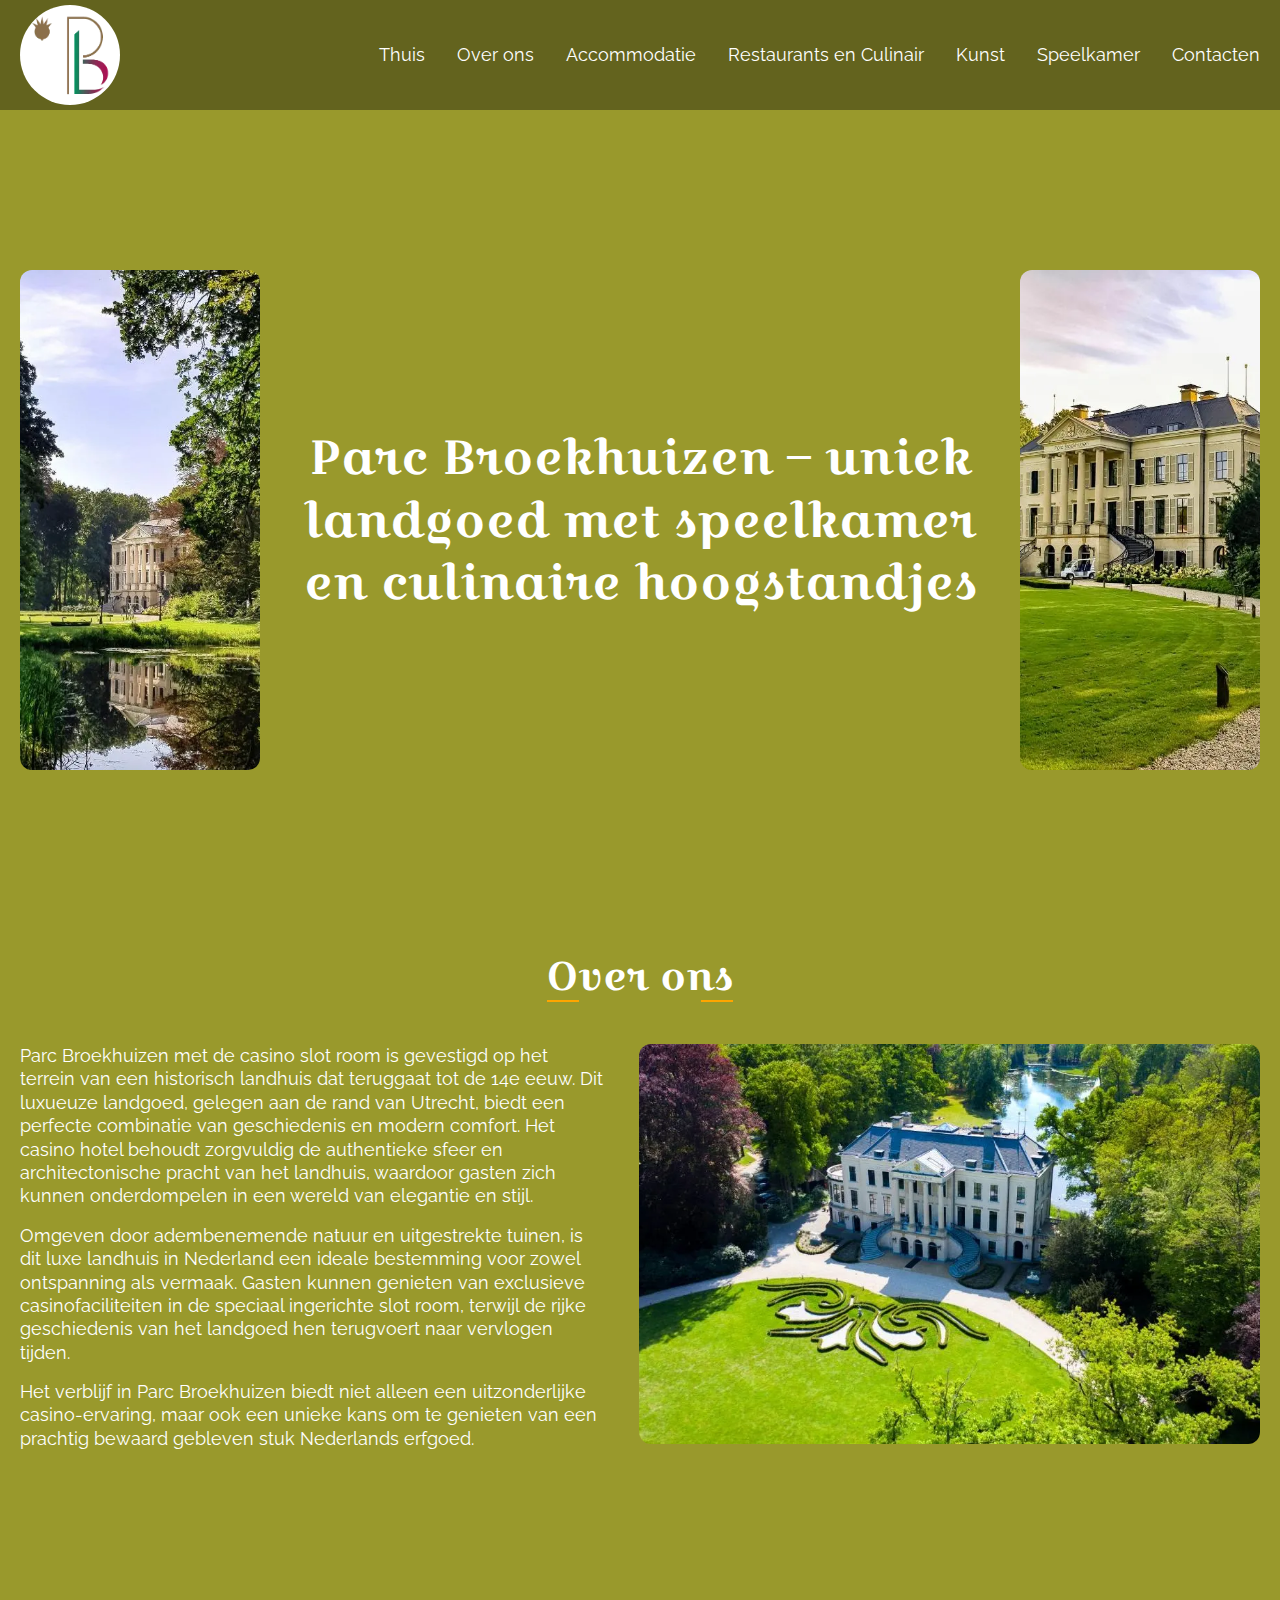
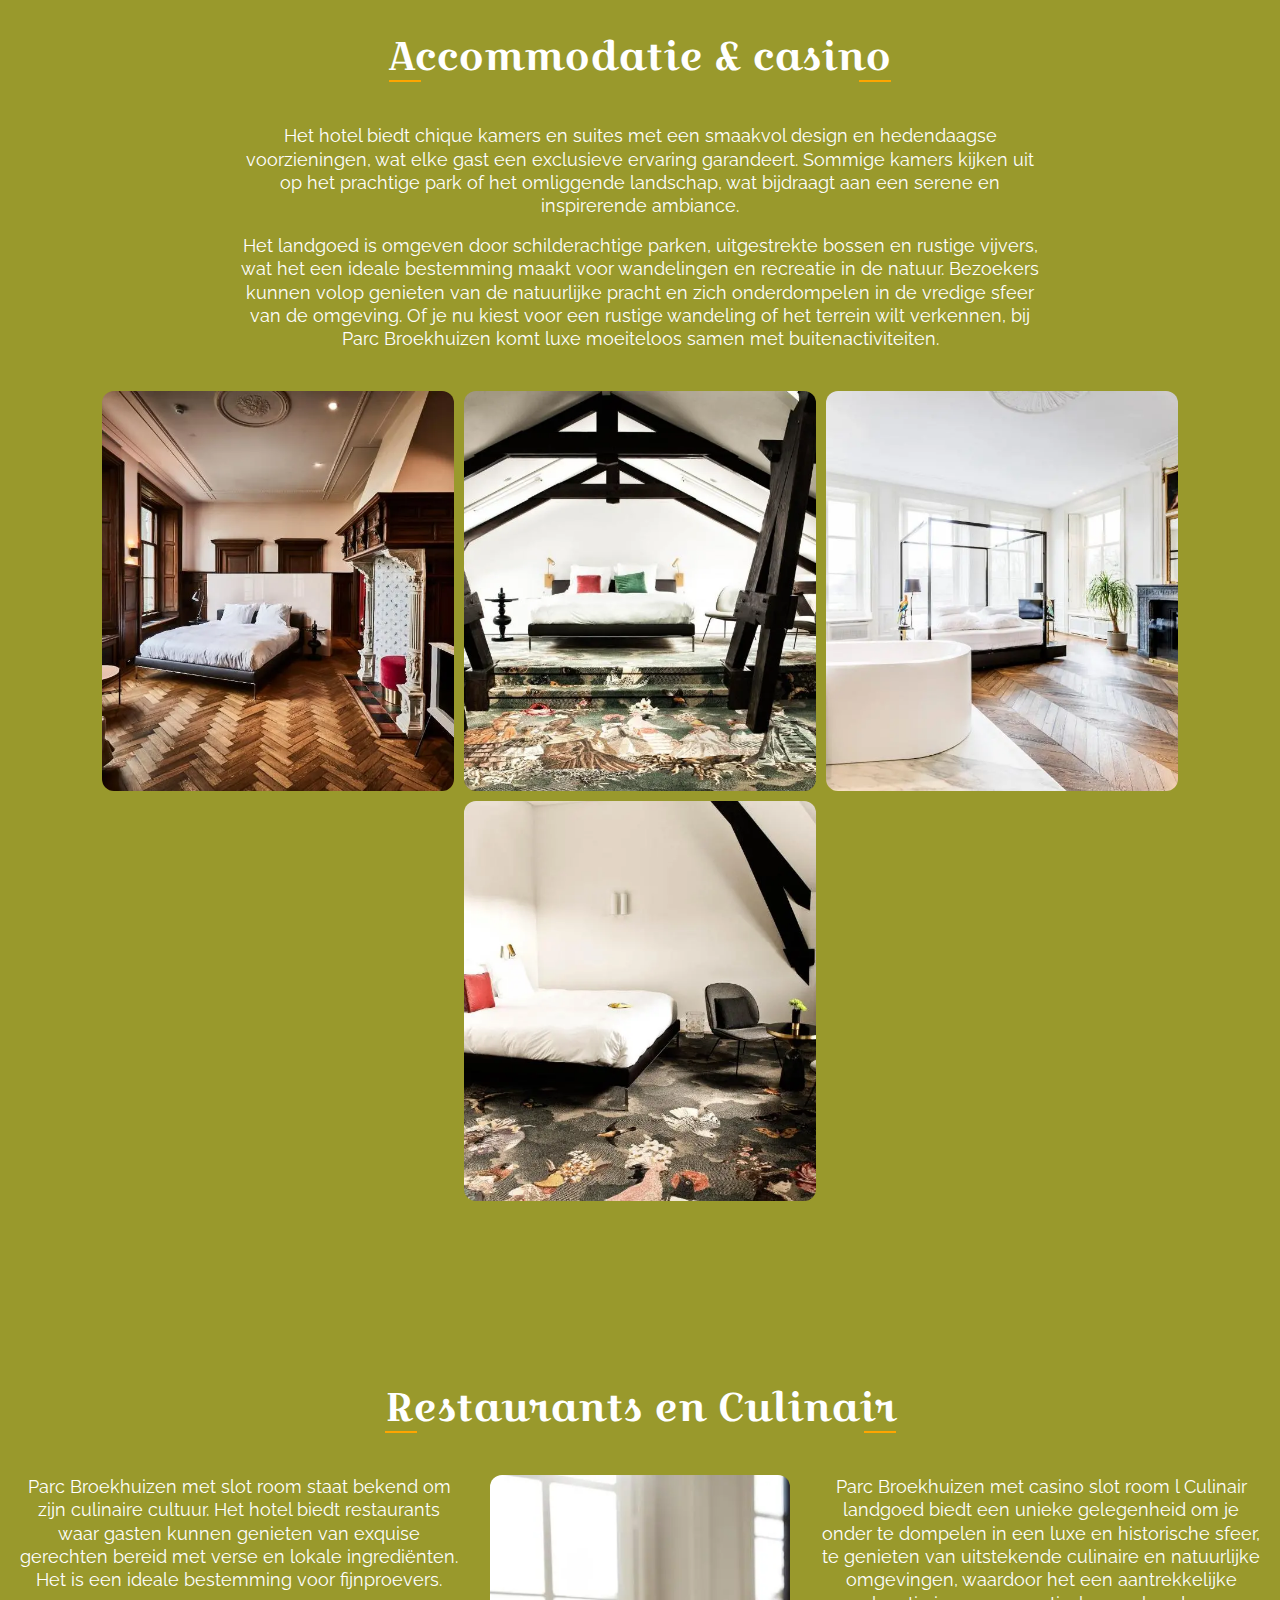
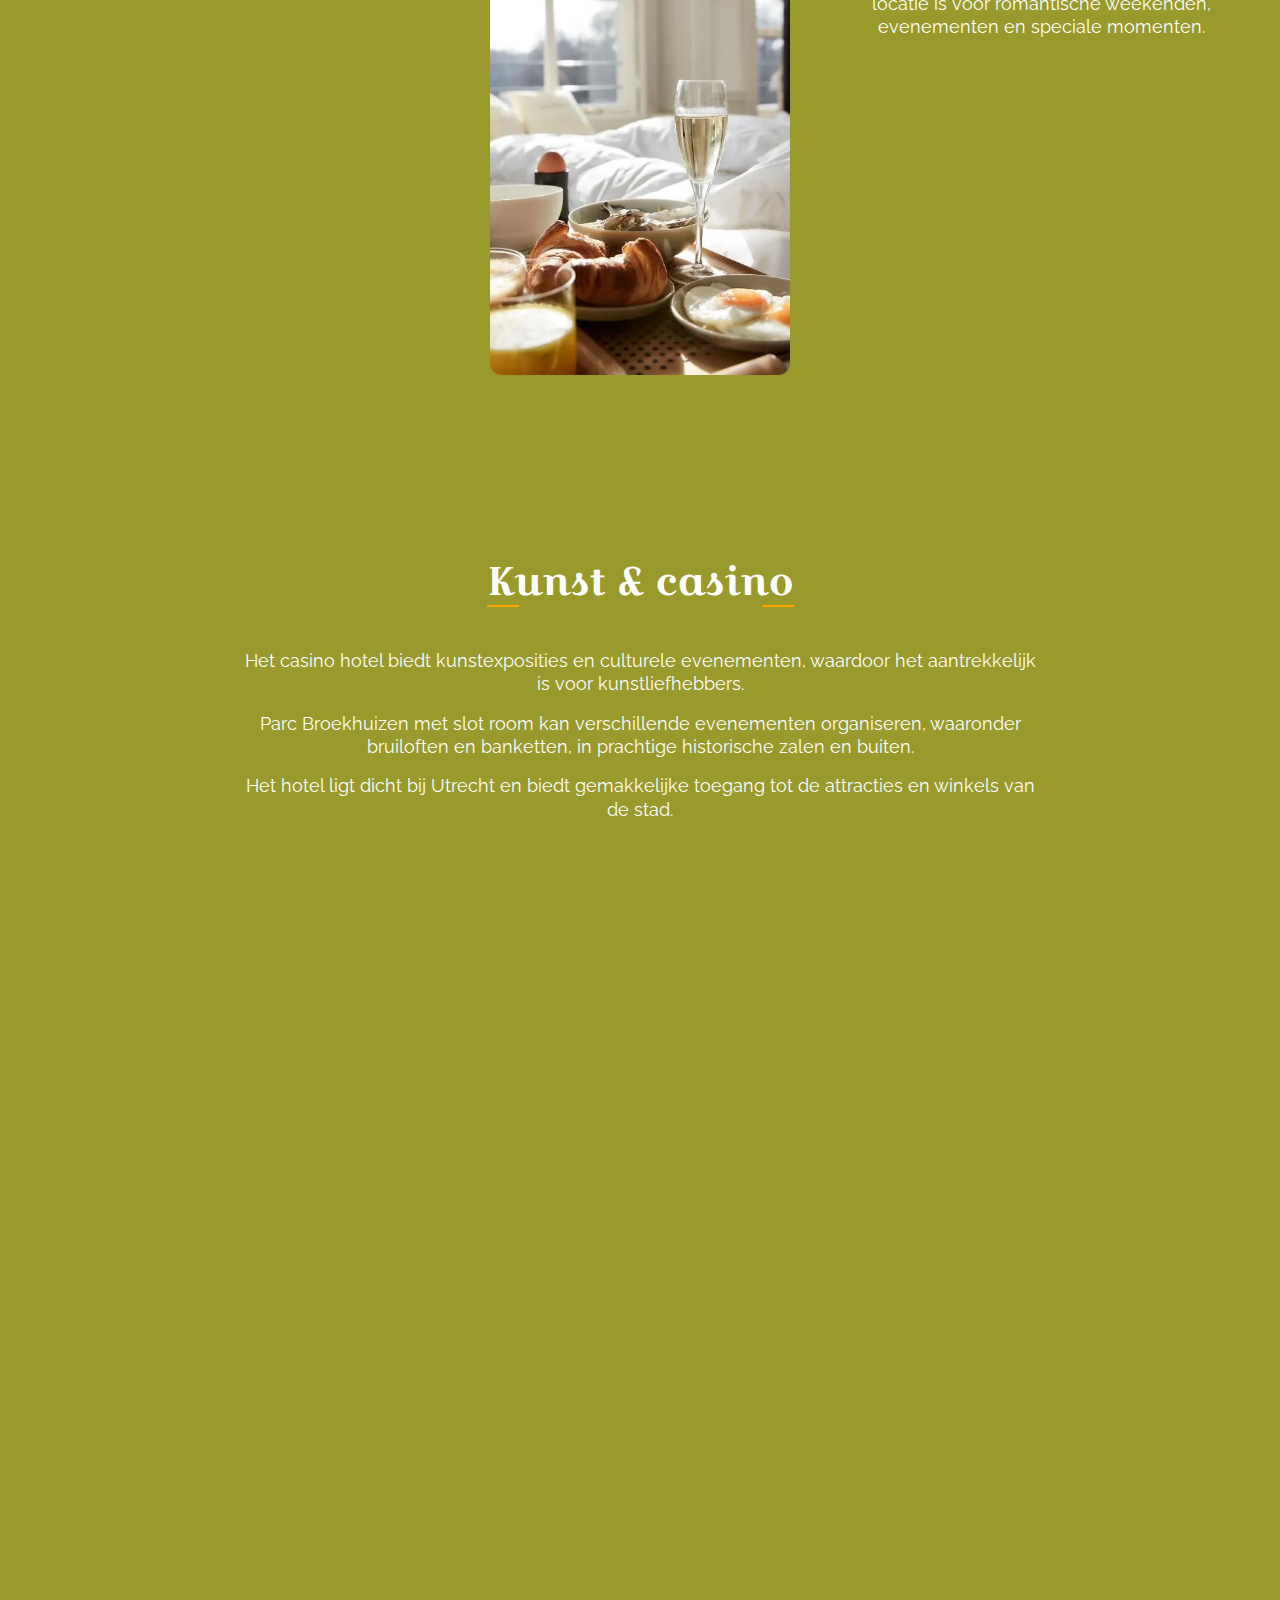
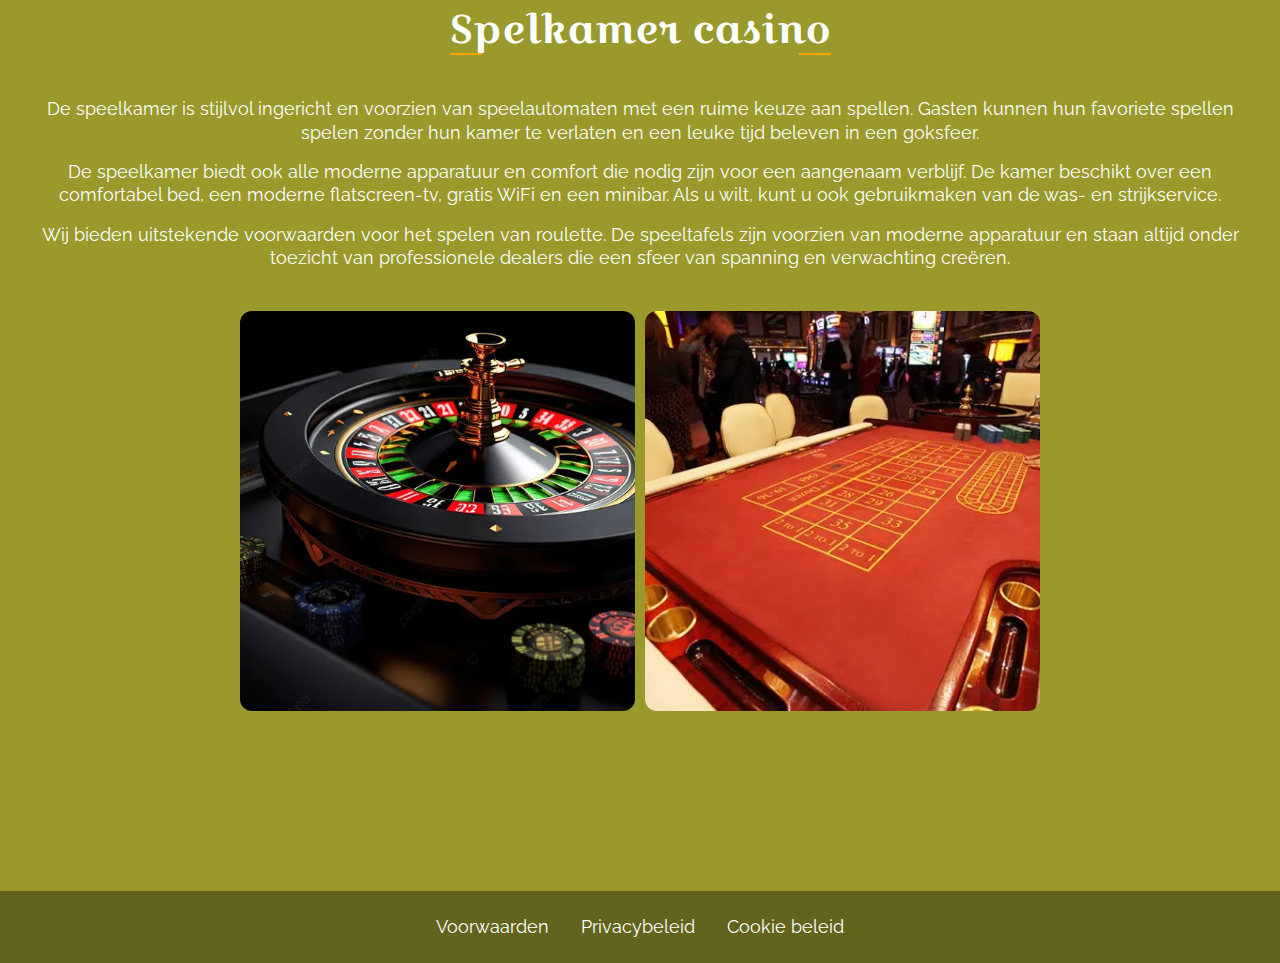
<file: index.html>
<!DOCTYPE html>
<html lang="NL">

<head>
    <meta charset="UTF-8">
    <meta http-equiv="X-UA-Compatible" content="IE=edge">
    <meta name="viewport" content="width=device-width, initial-scale=1.0">
    <meta property="og:type" content="website">
    <meta property="og:title"
        content="Parc Broekhuizen met slot room l Culinair landgoed - Comfortabele en veilige kamers, evenals lage prijzen.">
        <meta property="og:site_name"
            content="Het Parc Broekhuizen met slot room ligt op het terrein van een historisch landhuis dat dateert uit de 14e eeuw. Het hotel bewaart zorgvuldig de historische sfeer en architectonische kenmerken.">
            <meta name="twitter:title"
                content="Parc Broekhuizen met slot room l Culinair landgoed - Comfortabele en veilige kamers, evenals lage prijzen.">
                <meta name="twitter:description"
                    content="Het Parc Broekhuizen met slot room ligt op het terrein van een historisch landhuis dat dateert uit de 14e eeuw. Het hotel bewaart zorgvuldig de historische sfeer en architectonische kenmerken.">
    <meta name="description"
        content="Het Parc Broekhuizen met slot room ligt op het terrein van een historisch landhuis dat dateert uit de 14e eeuw. Het hotel bewaart zorgvuldig de historische sfeer en architectonische kenmerken.">
    <title>Parc Broekhuizen met slot room l Culinair landgoed - Comfortabele en veilige kamers, evenals lage prijzen.</title>
    <link rel="preload" href="./fonts/CroissantOne-Regular.woff2" as="font" type="font/woff2" crossorigin="">
    <link rel="preload" href="./fonts/Raleway-Regular.woff2" as="font" type="font/woff2" crossorigin="">
    <link rel="stylesheet" href="https://cdn.jsdelivr.net/npm/modern-normalize@0.7.0/modern-normalize.min.css">
    <link rel="stylesheet" href="./css/main.min.css">
</head>

<body>
    <div class="wrapper">

        <header class="header">
            <div class="container">
                <div class="header__container">
                    <a class="header__logo" href="./index.html">
                        <picture>
                            <source media="(min-width: 320px)" srcset="./images/header/logo.webp" type="image/webp">
                            <img src="./images/header/logo.jpg" width="30" height="30" alt="Parc Broekhuizen met slot room l Culinair landgoed">
                        </picture>
                    </a>
                    <button class="burger">
                        <span></span>
                        <span></span>
                        <span></span>
                    </button>

                    <nav class="header__menu">
                        <ul class="header__list">
                            <li class="header__item"><a class="header__link text" href="index.html">Thuis</a></li>
                            <li class="header__item"><a class="header__link text" href="#about">Over ons</a></li>
                            <li class="header__item"><a class="header__link text" href="#dom">Accommodatie</a></li>
                            <li class="header__item"><a class="header__link text" href="#rest">Restaurants en Culinair</a></li>
                            <li class="header__item"><a class="header__link text" href="#kunst">Kunst</a></li>
                            <li class="header__item"><a class="header__link text" href="plays.html">Speelkamer</a></li>
                            <li class="header__item"><a class="header__link text" href="contacts.html">Contacten</a></li>
                        </ul>
                        <button class="header__exit-menu"></button>
                    </nav>
                    
                </div>
            </div>
        </header>

        <main>
            <section class="hero">
                <div class=" container">
                    <div class="hero__container">
                        <div class="hero__img hero__img_1">
                            <picture>
                                <source media="(min-width: 320px)" srcset="./images/hero/hero-1.webp" type="image/webp">
                                <img src="./images/hero/hero-1.jpg" width="500" height="700"
                                    alt="Parc Broekhuizen met slot room l Culinair landgoed">
                            </picture>
                        </div>
                        <h1 class="hero__title title__big">Parc Broekhuizen – uniek landgoed met speelkamer en culinaire hoogstandjes
                        </h1>
                        <div class="hero__img hero__img_2">
                            <picture>
                                <source media="(min-width: 320px)" srcset="./images/hero/hero-2.webp" type="image/webp">
                                <img src="./images/hero/hero-2.jpg" width="500" height="700"
                                    alt="Parc Broekhuizen met slot room l Culinair landgoed">
                            </picture>
                        </div>
                    </div>
                </div>
            </section>

            <section class="about" id="about">
                <div class="container">
                    <h2 class="about__title title__small">Over ons</h2>
                    <div class="about__content">
                        <div class="about__text">
                            <p class="text">Parc Broekhuizen met de casino slot room is gevestigd op het terrein van een historisch landhuis dat teruggaat tot de
                            14e eeuw. Dit luxueuze landgoed, gelegen aan de rand van Utrecht, biedt een perfecte combinatie van geschiedenis en
                            modern comfort. Het casino hotel behoudt zorgvuldig de authentieke sfeer en architectonische pracht van het landhuis,
                            waardoor gasten zich kunnen onderdompelen in een wereld van elegantie en stijl.</p>
                            <p class="text">Omgeven door adembenemende natuur en uitgestrekte tuinen, is dit luxe landhuis in Nederland een ideale bestemming voor
                            zowel ontspanning als vermaak. Gasten kunnen genieten van exclusieve casinofaciliteiten in de speciaal ingerichte slot
                            room, terwijl de rijke geschiedenis van het landgoed hen terugvoert naar vervlogen tijden.</p>
                            <p class="text">Het verblijf in Parc Broekhuizen biedt niet alleen een uitzonderlijke casino-ervaring, maar ook een unieke kans om te
                            genieten van een prachtig bewaard gebleven stuk Nederlands erfgoed.</p>
                        </div>
                        <div class="about__img">
                            <picture>
                                <source media="(min-width: 320px)" srcset="./images/about/about.webp" type="image/webp">
                                <img src="./images/about/about.jpg" loading="lazy" width="300" height="300" alt="Over ons">
                            </picture>
                        </div>
                    </div>
                </div>
            </section>

            <section class="dom" id="dom">
                <div class="container">
                    <h2 class="dom__title title__small">Accommodatie & casino</h2>
                    <div class="dom__text">
                        <p class="text">Het hotel biedt chique kamers en suites met een smaakvol design en hedendaagse voorzieningen, wat elke gast een
                        exclusieve ervaring garandeert. Sommige kamers kijken uit op het prachtige park of het omliggende landschap, wat
                        bijdraagt aan een serene en inspirerende ambiance.</p>
                        <p class="text">Het landgoed is omgeven door schilderachtige parken, uitgestrekte bossen en rustige vijvers, wat het een ideale
                        bestemming maakt voor wandelingen en recreatie in de natuur. Bezoekers kunnen volop genieten van de natuurlijke pracht
                        en zich onderdompelen in de vredige sfeer van de omgeving. Of je nu kiest voor een rustige wandeling of het terrein wilt
                        verkennen, bij Parc Broekhuizen komt luxe moeiteloos samen met buitenactiviteiten.</p>
                    </div>
                    <ul class="dom__list">
                        <li class="dom__item">
                            <picture>
                                <source media="(min-width: 320px)" srcset="./images/dom/dom-1.webp" type="image/webp">
                                <img src="./images/dom/dom-1.jpg" loading="lazy" width="300" height="300" alt="Accommodatie">
                            </picture>
                        </li>
                        <li class="dom__item">
                            <picture>
                                <source media="(min-width: 320px)" srcset="./images/dom/dom-2.webp" type="image/webp">
                                <img src="./images/dom/dom-2.jpg" loading="lazy" width="300" height="300" alt="Accommodatie">
                            </picture>
                        </li>
                        <li class="dom__item">
                            <picture>
                                <source media="(min-width: 320px)" srcset="./images/dom/dom-3.webp" type="image/webp">
                                <img src="./images/dom/dom-3.jpg" loading="lazy" width="300" height="300" alt="Accommodatie">
                            </picture>
                        </li>
                        <li class="dom__item">
                            <picture>
                                <source media="(min-width: 320px)" srcset="./images/dom/dom-4.webp" type="image/webp">
                                <img src="./images/dom/dom-4.jpg" loading="lazy" width="300" height="300" alt="Accommodatie">
                            </picture>
                        </li>
                    </ul>
                </div>
            </section>

            <section class="rest" id="rest">
                <div class="container">
                    <h2 class="rest__title title__small">Restaurants en Culinair</h2>
                    <div class="rest__content">
                        <p class="rest__text rest__text_1 text">
                            Parc Broekhuizen met slot room staat bekend om zijn culinaire cultuur. Het hotel biedt restaurants waar
                            gasten kunnen
                            genieten van exquise gerechten bereid met verse en lokale ingrediënten. Het is een ideale bestemming
                            voor
                            fijnproevers.
                        </p>
                        <div class="rest__img">
                            <picture>
                                <source media="(min-width: 320px)" srcset="./images/rest/rest.webp" type="image/webp">
                                <img src="./images/rest/rest.jpg" loading="lazy" width="300" height="300" alt="Restaurants en Culinair">
                            </picture>
                        </div>
                        <p class="rest__text rest__text_2 text">
                            Parc Broekhuizen met casino slot room l Culinair landgoed biedt een unieke gelegenheid om je onder te
                            dompelen in een luxe en
                            historische sfeer, te genieten van uitstekende culinaire en natuurlijke omgevingen, waardoor het een
                            aantrekkelijke locatie is voor romantische weekenden, evenementen en speciale momenten.
                        </p>
                    </div>
                </div>
            </section>

                <section class="kunst" id="kunst">
                    <div class="container">
                        <h2 class="kunst__title title__small">
                            Kunst & casino
                        </h2>
                        <div class="kunst__texts">
                            <p class="kunst__text text">
                                Het casino hotel biedt kunstexposities en culturele evenementen, waardoor het aantrekkelijk is voor
                                kunstliefhebbers.
                            </p>
                            <p class="kunst__text text">
                                Parc Broekhuizen met slot room kan verschillende evenementen organiseren, waaronder bruiloften en
                                banketten, in prachtige historische zalen en buiten.
                            </p>
                            <p class="kunst__text text">
                                Het hotel ligt dicht bij Utrecht en biedt gemakkelijke toegang tot de attracties en winkels van de stad.
                            </p>
                        </div>
                        <ul class="kunst__images">
                            <li class="kunst__image">
                                <picture>
                                    <source media="(min-width: 320px)" srcset="./images/isk/isk-1.webp" type="image/webp">
                                    <img src="./images/isk/isk-1.jpg" loading="lazy" width="300" height="300" alt="Kunst">
                                </picture>
                            </li>
                            <li class="kunst__image">
                                <picture>
                                    <source media="(min-width: 320px)" srcset="./images/isk/isk-2.webp" type="image/webp">
                                    <img src="./images/isk/isk-2.jpg" loading="lazy" width="300" height="300" alt="Kunst">
                                </picture>
                            </li>
                        </ul>
                    </div>
                </section>

                <section class="slots">
                    <div class="container">
                        <h2 class="slots__title title__small">
                            Spelkamer casino
                        </h2>
                        <div class="slots__texts">
                            <p class="slots__text text">
                                De speelkamer is stijlvol ingericht en voorzien van speelautomaten met een ruime keuze aan spellen.
                                Gasten
                                kunnen hun favoriete spellen spelen zonder hun kamer te verlaten en een leuke tijd beleven in een
                                goksfeer.
                            </p>
                            <p class="slots__text text">
                                De speelkamer biedt ook alle moderne apparatuur en comfort die nodig zijn voor een aangenaam verblijf.
                                De
                                kamer beschikt over een comfortabel bed, een moderne flatscreen-tv, gratis WiFi en een minibar. Als u
                                wilt, kunt u ook gebruikmaken van de was- en strijkservice.
                            </p>
                            <p class="slots__text text">
                                Wij bieden uitstekende voorwaarden voor het spelen van roulette. De speeltafels zijn voorzien van
                                moderne
                                apparatuur en staan ​​altijd onder toezicht van professionele dealers die een sfeer van spanning en
                                verwachting creëren.
                            </p>
                        </div>
                        <ul class="slots__images">
                            <li class="slots__image">
                                <picture>
                                    <source media="(min-width: 320px)" srcset="./images/slots/slot-1.webp" type="image/webp">
                                    <img src="./images/slots/slot-1.jpg" width="300" height="300" alt="Spelkamer">
                                </picture>
                            </li>
                            <li class="slots__image">
                                <picture>
                                    <source media="(min-width: 320px)" srcset="./images/slots/slot-2.webp" type="image/webp">
                                    <img src="./images/slots/slot-2.jpg" width="300" height="300" alt="Spelkamer">
                                </picture>
                            </li>
                        </ul>
                    </div>
                </section>

       </main>
            <footer class="footer">
                <div class="footer__container container">
                    <ul class="footer__list">
                        <li class="footer__item">
                            <a class="footer__link text" href="terms.html">
                                Voorwaarden
                            </a>
                        </li>
                        <li class="footer__item">
                            <a class="footer__link text" href="policy.html">
                                Privacybeleid
                            </a>
                        </li>
                        <li class="footer__item">
                            <a class="footer__link text" href="cookie.html">
                                Cookie beleid
                            </a>
                        </li>
                    </ul>
                </div>
            </footer>
    </div>
    <script src="./js/mobile-menu.js"></script>
</body>

</html>
</file>
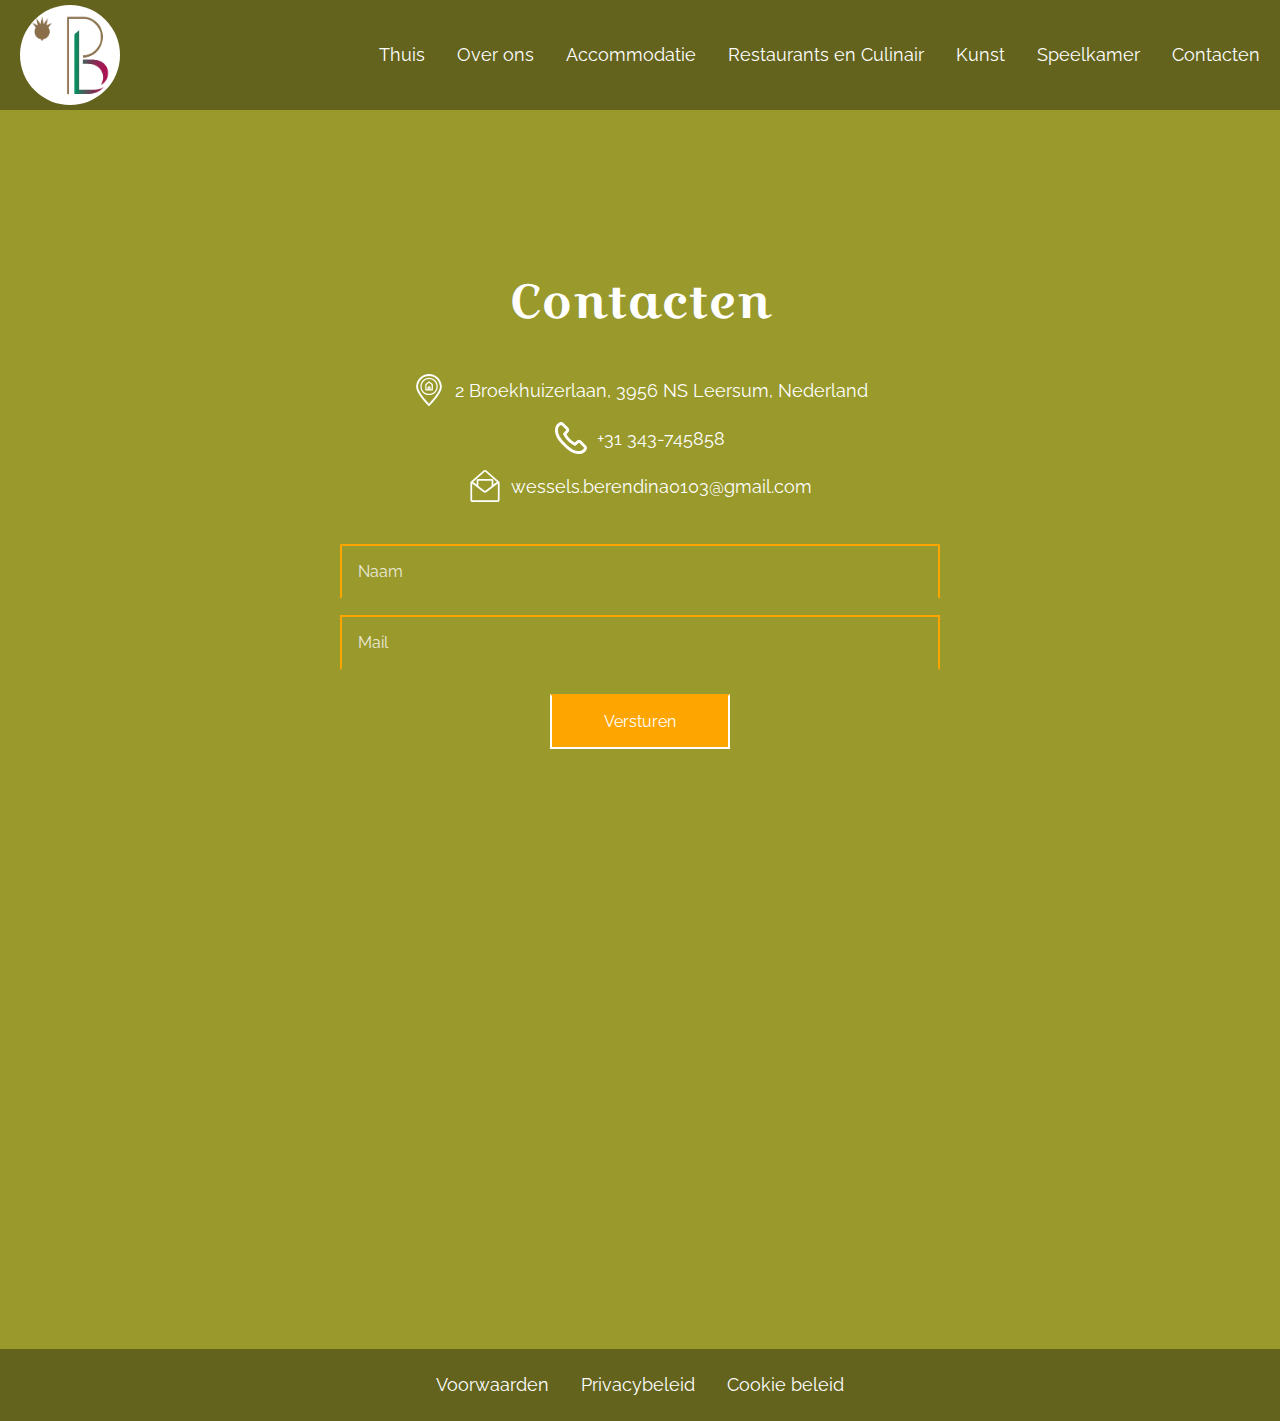
<file: contacts.html>
<!DOCTYPE html>
<html lang="NL">

<head>
    <meta charset="UTF-8">
    <meta http-equiv="X-UA-Compatible" content="IE=edge">
    <meta name="viewport" content="width=device-width, initial-scale=1.0">
    <meta property="og:type" content="website">
    <meta property="og:title"
        content="Parc Broekhuizen met slot room l Culinair landgoed - Comfortabele en veilige kamers, evenals lage prijzen.">
    <meta property="og:site_name"
        content="Het Parc Broekhuizen met slot room ligt op het terrein van een historisch landhuis dat dateert uit de 14e eeuw. Het hotel bewaart zorgvuldig de historische sfeer en architectonische kenmerken.">
    <meta name="twitter:title"
        content="Parc Broekhuizen met slot room l Culinair landgoed - Comfortabele en veilige kamers, evenals lage prijzen.">
    <meta name="twitter:description"
        content="Het Parc Broekhuizen met slot room ligt op het terrein van een historisch landhuis dat dateert uit de 14e eeuw. Het hotel bewaart zorgvuldig de historische sfeer en architectonische kenmerken.">
    <meta name="description"
        content="Het Parc Broekhuizen met slot room ligt op het terrein van een historisch landhuis dat dateert uit de 14e eeuw. Het hotel bewaart zorgvuldig de historische sfeer en architectonische kenmerken.">
    <title>Parc Broekhuizen met slot room l Culinair landgoed - Comfortabele en veilige kamers, evenals lage prijzen.
    </title>
    <link rel="preload" href="./fonts/CroissantOne-Regular.woff2" as="font" type="font/woff2" crossorigin="">
    <link rel="preload" href="./fonts/Raleway-Regular.woff2" as="font" type="font/woff2" crossorigin="">
    <link rel="stylesheet" href="https://cdn.jsdelivr.net/npm/modern-normalize@0.7.0/modern-normalize.min.css">
    <link rel="stylesheet" href="./css/main.min.css">
</head>

<body>
    <div class="wrapper">

        <header class="header">
            <div class="container">
                <div class="header__container">
                    <a class="header__logo" href="./index.html">
                        <picture>
                            <source media="(min-width: 320px)" srcset="./images/header/logo.webp" type="image/webp">
                            <img src="./images/header/logo.jpg" width="30" height="30"
                                alt="Parc Broekhuizen met slot room l Culinair landgoed">
                        </picture>
                    </a>
                    <button class="burger">
                        <span></span>
                        <span></span>
                        <span></span>
                    </button>

                    <nav class="header__menu">
                        <ul class="header__list">
                            <li class="header__item"><a class="header__link text" href="index.html">Thuis</a></li>
                            <li class="header__item"><a class="header__link text" href="index.html#about">Over ons</a></li>
                            <li class="header__item"><a class="header__link text" href="index.html#dom">Accommodatie</a></li>
                            <li class="header__item"><a class="header__link text" href="index.html#rest">Restaurants en
                                    Culinair</a></li>
                            <li class="header__item"><a class="header__link text" href="index.html#kunst">Kunst</a></li>
                            <li class="header__item"><a class="header__link text" href="plays.html">Speelkamer</a></li>
                            <li class="header__item"><a class="header__link text" href="contacts.html">Contacten</a>
                            </li>
                        </ul>
                        <button class="header__exit-menu"></button>
                    </nav>

                </div>
            </div>
        </header>

        <main>

            <section class="contacts">
                <div class="container">
                    <h1 class="contacts__title title__big">
                        Contacten
                    </h1>
                    <address class="contacts__address">
                        <ul class="contacts__list">
                            <li class="contacts__item text">
                                <img src="./images/contacts/geo.svg" loading="lazy" width="32" height="32" alt="Geo">
                                2 Broekhuizerlaan, 3956 NS Leersum, Nederland
                            </li>
                            <li class="contacts__item text">
                                <img src="./images/contacts/phone.svg" loading="lazy" width="32" height="32" alt="Phone">
                                <a href="tel:+31343745858">
                                    +31 343-745858
                                </a>
                            </li>
                            <li class="contacts__item text">
                                <img src="./images/contacts/email.svg" loading="lazy" width="32" height="32" alt="Email">
                                <a href="mailto:info@parcbroekhuizen.nl">
                                    wessels.berendina0103@gmail.com
                                </a>
                            </li>
                        </ul>
                    </address>
                    <form class="form" action="mail.php" method="post" name="form" autocomplete="off">
                        <div class="form__inputs">
                            <input class="form__input input" type="text" name="text" id="text" placeholder="Naam" required>
                            <input class="form__input input" type="email" name="email" id="email" placeholder="Mail" required>
                        </div>
                        <button class="form__button button" type="submit">
                            Versturen
                        </button>
                    </form>
                    <div class="contacts__map">
                        <iframe
                            src="https://www.google.com/maps/embed?pb=!1m18!1m12!1m3!1d2455.893531234487!2d5.397868577113939!3d52.00881797394934!2m3!1f0!2f0!3f0!3m2!1i1024!2i768!4f13.1!3m3!1m2!1s0x47c65a4673b0df13%3A0x8b132cbf91d5cb3e!2sBroekhuizerlaan%202%2C%203956%20NS%20Leersum%2C%20Netherlands!5e0!3m2!1sen!2sen!4v1695206336197!5m2!1sen!2sen"
                            width="600" height="450" style="border:0;" allowfullscreen="" loading="lazy"
                            referrerpolicy="no-referrer-when-downgrade"></iframe>
                    </div>
                </div>
            </section>

        </main>
                    <footer class="footer">
                        <div class="footer__container container">
                            <ul class="footer__list">
                                <li class="footer__item">
                                    <a class="footer__link text" href="terms.html">
                                        Voorwaarden
                                    </a>
                                </li>
                                <li class="footer__item">
                                    <a class="footer__link text" href="policy.html">
                                        Privacybeleid
                                    </a>
                                </li>
                                <li class="footer__item">
                                    <a class="footer__link text" href="cookie.html">
                                        Cookie beleid
                                    </a>
                                </li>
                            </ul>
                        </div>
                    </footer>
    </div>
    <script src="./js/mobile-menu.js"></script>
</body>

</html>
</file>
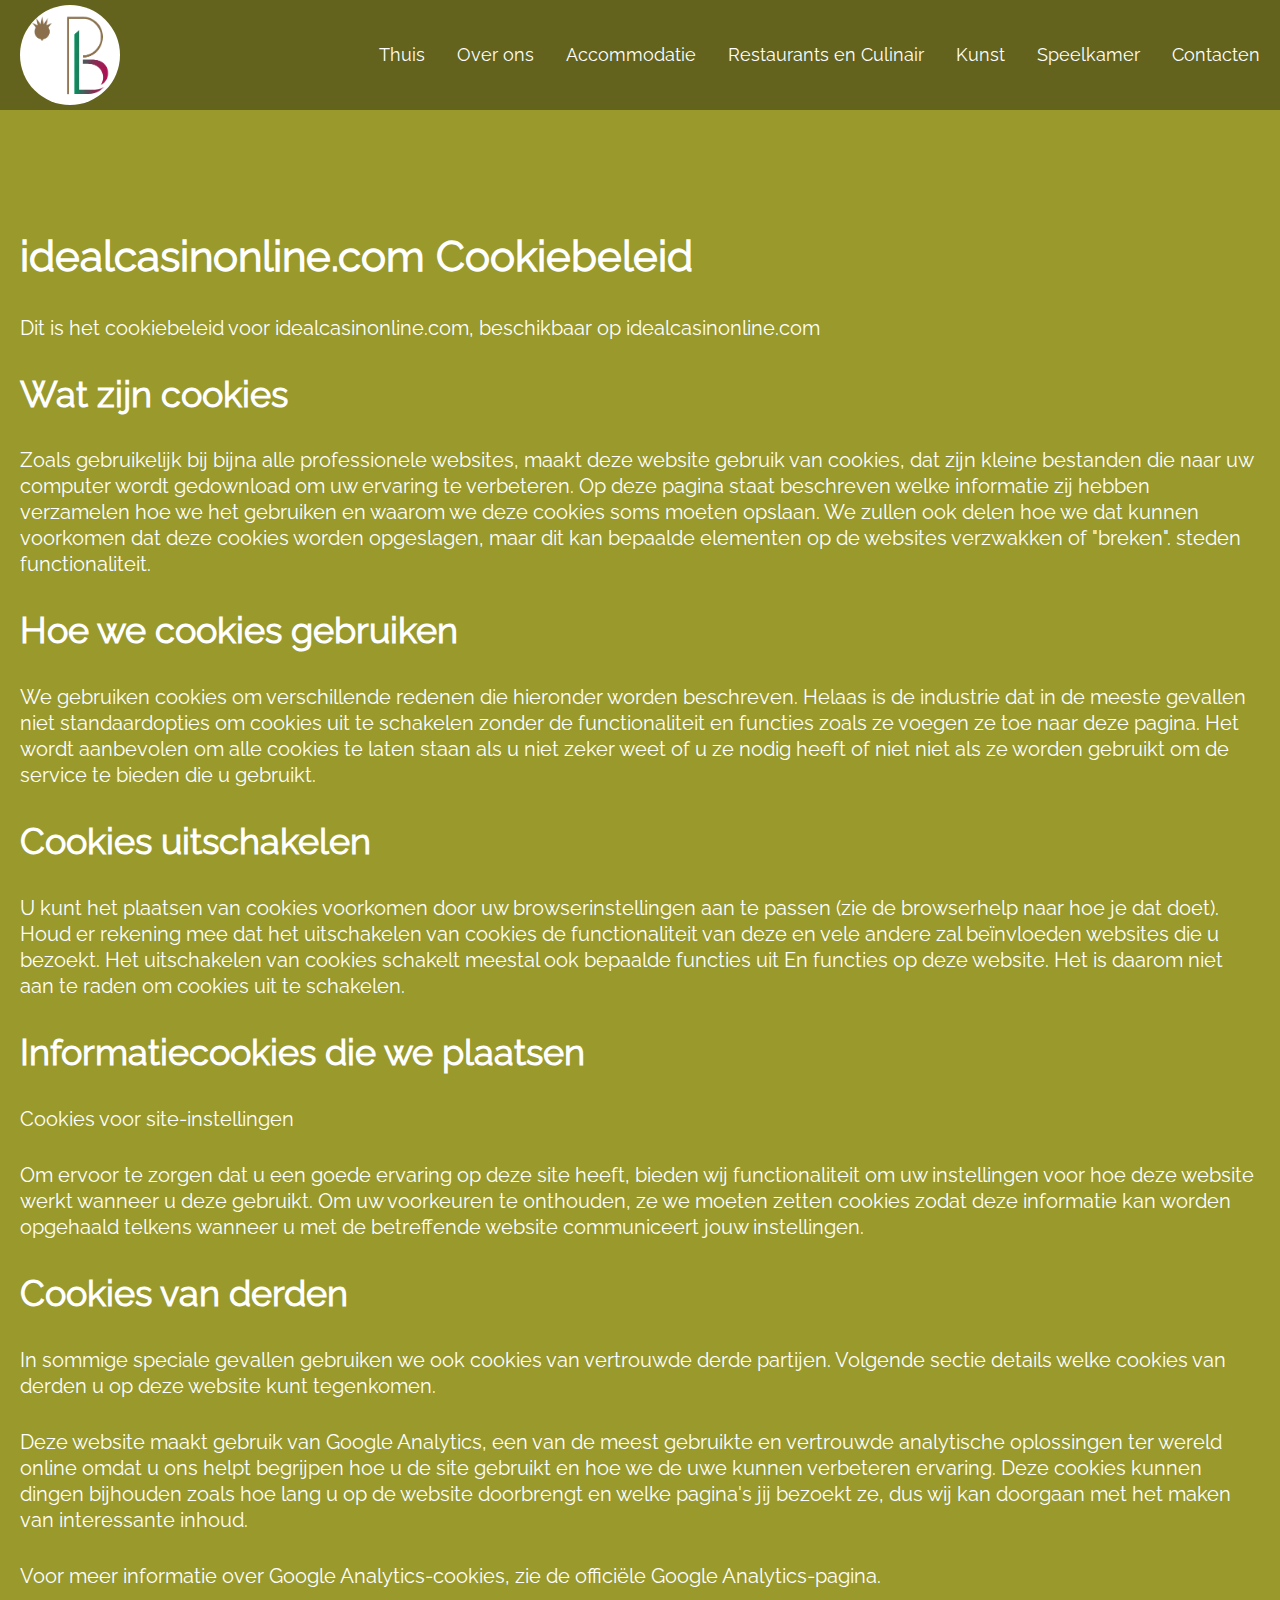
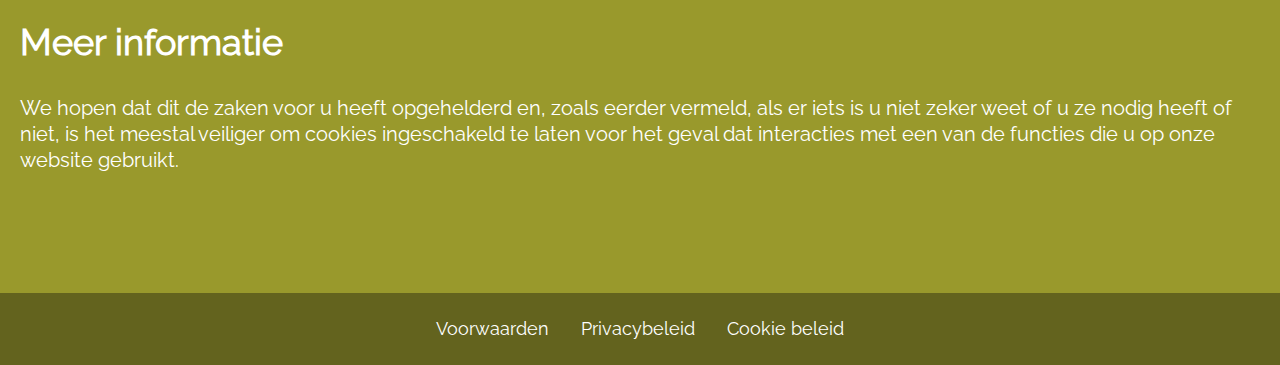
<file: cookie.html>
<!DOCTYPE html>
<html lang="NL">

<head>
    <meta charset="UTF-8">
    <meta http-equiv="X-UA-Compatible" content="IE=edge">
    <meta name="viewport" content="width=device-width, initial-scale=1.0">
    <meta property="og:type" content="website">
    <meta property="og:title"
        content="Parc Broekhuizen met slot room l Culinair landgoed - Comfortabele en veilige kamers, evenals lage prijzen.">
    <meta property="og:site_name"
        content="Het Parc Broekhuizen met slot room ligt op het terrein van een historisch landhuis dat dateert uit de 14e eeuw. Het hotel bewaart zorgvuldig de historische sfeer en architectonische kenmerken.">
    <meta name="twitter:title"
        content="Parc Broekhuizen met slot room l Culinair landgoed - Comfortabele en veilige kamers, evenals lage prijzen.">
    <meta name="twitter:description"
        content="Het Parc Broekhuizen met slot room ligt op het terrein van een historisch landhuis dat dateert uit de 14e eeuw. Het hotel bewaart zorgvuldig de historische sfeer en architectonische kenmerken.">
    <meta name="description"
        content="Het Parc Broekhuizen met slot room ligt op het terrein van een historisch landhuis dat dateert uit de 14e eeuw. Het hotel bewaart zorgvuldig de historische sfeer en architectonische kenmerken.">
    <title>Parc Broekhuizen met slot room l Culinair landgoed - Comfortabele en veilige kamers, evenals lage prijzen.
    </title>
    <link rel="preload" href="./fonts/CroissantOne-Regular.woff2" as="font" type="font/woff2" crossorigin="">
    <link rel="preload" href="./fonts/Raleway-Regular.woff2" as="font" type="font/woff2" crossorigin="">
    <link rel="stylesheet" href="https://cdn.jsdelivr.net/npm/modern-normalize@0.7.0/modern-normalize.min.css">
    <link rel="stylesheet" href="./css/main.min.css">
</head>

<body>
    <div class="wrapper">

        <header class="header">
            <div class="container">
                <div class="header__container">
                    <a class="header__logo" href="./index.html">
                        <picture>
                            <source media="(min-width: 320px)" srcset="./images/header/logo.webp" type="image/webp">
                            <img src="./images/header/logo.jpg" width="30" height="30"
                                alt="Parc Broekhuizen met slot room l Culinair landgoed">
                        </picture>
                    </a>
                    <button class="burger">
                        <span></span>
                        <span></span>
                        <span></span>
                    </button>

                    <nav class="header__menu">
                        <ul class="header__list">
                            <li class="header__item"><a class="header__link text" href="index.html">Thuis</a></li>
                            <li class="header__item"><a class="header__link text" href="#about">Over ons</a></li>
                            <li class="header__item"><a class="header__link text" href="#dom">Accommodatie</a></li>
                            <li class="header__item"><a class="header__link text" href="#rest">Restaurants en Culinair</a></li>
                            <li class="header__item"><a class="header__link text" href="#kunst">Kunst</a></li>
                            <li class="header__item"><a class="header__link text" href="plays.html">Speelkamer</a></li>
                            <li class="header__item"><a class="header__link text" href="contacts.html">Contacten</a></li>
                        </ul>
                        <button class="header__exit-menu"></button>
                    </nav>

                </div>
            </div>
        </header>

        <main>

<section class="terms">
    <div class="container">
        <h1>idealcasinonline.com Cookiebeleid</h1>

        <p>Dit is het cookiebeleid voor idealcasinonline.com, beschikbaar op idealcasinonline.com</p>

        <h2><strong>Wat zijn cookies</strong></h2>

        <p>Zoals gebruikelijk bij bijna alle professionele websites, maakt deze website gebruik van cookies,
            dat zijn kleine bestanden
            die naar uw computer wordt gedownload om uw ervaring te verbeteren. Op deze pagina staat beschreven welke
            informatie
            zij hebben
            verzamelen hoe we het gebruiken en waarom we deze cookies soms moeten opslaan. We zullen ook delen hoe we
            dat kunnen
            voorkomen dat deze cookies worden opgeslagen, maar dit kan bepaalde elementen op de websites verzwakken of
            "breken".
            steden
            functionaliteit.</p>

        <h2><strong>Hoe we cookies gebruiken</strong></h2>

        <p>We gebruiken cookies om verschillende redenen die hieronder worden beschreven. Helaas is de industrie dat
            in de meeste gevallen niet
            standaardopties om cookies uit te schakelen zonder de functionaliteit en functies zoals
            ze voegen ze toe
            naar deze pagina. Het wordt aanbevolen om alle cookies te laten staan ​​als u niet zeker weet of u ze nodig
            heeft of niet
            niet als ze worden gebruikt om de service te bieden die u gebruikt.</p>

        <h2><strong>Cookies uitschakelen</strong></h2>

        <p>U kunt het plaatsen van cookies voorkomen door uw browserinstellingen aan te passen (zie de browserhelp
            naar
            hoe je dat doet). Houd er rekening mee dat het uitschakelen van cookies de functionaliteit van deze en vele
            andere zal beïnvloeden
            websites die u bezoekt. Het uitschakelen van cookies schakelt meestal ook bepaalde functies uit
            En
            functies op deze website. Het is daarom niet aan te raden om cookies uit te schakelen. </p>

        <h2><strong>Informatiecookies die we plaatsen</strong></h2>

        <ul>

            <li>
                <p>Cookies voor site-instellingen</p>
                <p>Om ervoor te zorgen dat u een goede ervaring op deze site heeft, bieden wij functionaliteit om uw
                    instellingen voor hoe deze website werkt wanneer u deze gebruikt. Om uw voorkeuren te onthouden, ze
                    we moeten zetten
                    cookies zodat deze informatie kan worden opgehaald telkens wanneer u met de betreffende website
                    communiceert
                    jouw
                    instellingen.</p>
            </li>

        </ul>

        <h2><strong>Cookies van derden</strong></h2>

        <p>In sommige speciale gevallen gebruiken we ook cookies van vertrouwde derde partijen. Volgende
            sectie details
            welke cookies van derden u op deze website kunt tegenkomen.</p>

        <ul>

            <li>
                <p>Deze website maakt gebruik van Google Analytics, een van de meest gebruikte en vertrouwde
                    analytische oplossingen ter wereld
                    online omdat u ons helpt begrijpen hoe u de site gebruikt en hoe we de uwe kunnen verbeteren
                    ervaring.
                    Deze cookies kunnen dingen bijhouden zoals hoe lang u op de website doorbrengt en welke pagina's
                    jij bezoekt ze, dus wij
                    kan doorgaan met het maken van interessante inhoud.</p>
                <p>Voor meer informatie over Google Analytics-cookies, zie de officiële Google Analytics-pagina.</p>
            </li>

        </ul>

        <h2><strong>Meer informatie</strong></h2>

        <p>We hopen dat dit de zaken voor u heeft opgehelderd en, zoals eerder vermeld, als er iets is
            u niet zeker weet of u ze nodig heeft of niet, is het meestal veiliger om cookies ingeschakeld te laten
            voor
            het geval dat
            interacties
            met een van de functies die u op onze website gebruikt.</p>

    </div>
</section>

        </main>
                    <footer class="footer">
                        <div class="footer__container container">
                            <ul class="footer__list">
                                <li class="footer__item">
                                    <a class="footer__link text" href="terms.html">
                                        Voorwaarden
                                    </a>
                                </li>
                                <li class="footer__item">
                                    <a class="footer__link text" href="policy.html">
                                        Privacybeleid
                                    </a>
                                </li>
                                <li class="footer__item">
                                    <a class="footer__link text" href="cookie.html">
                                        Cookie beleid
                                    </a>
                                </li>
                            </ul>
                        </div>
                    </footer>
    </div>
    <script src="./js/mobile-menu.js"></script>
</body>

</html>
</file>
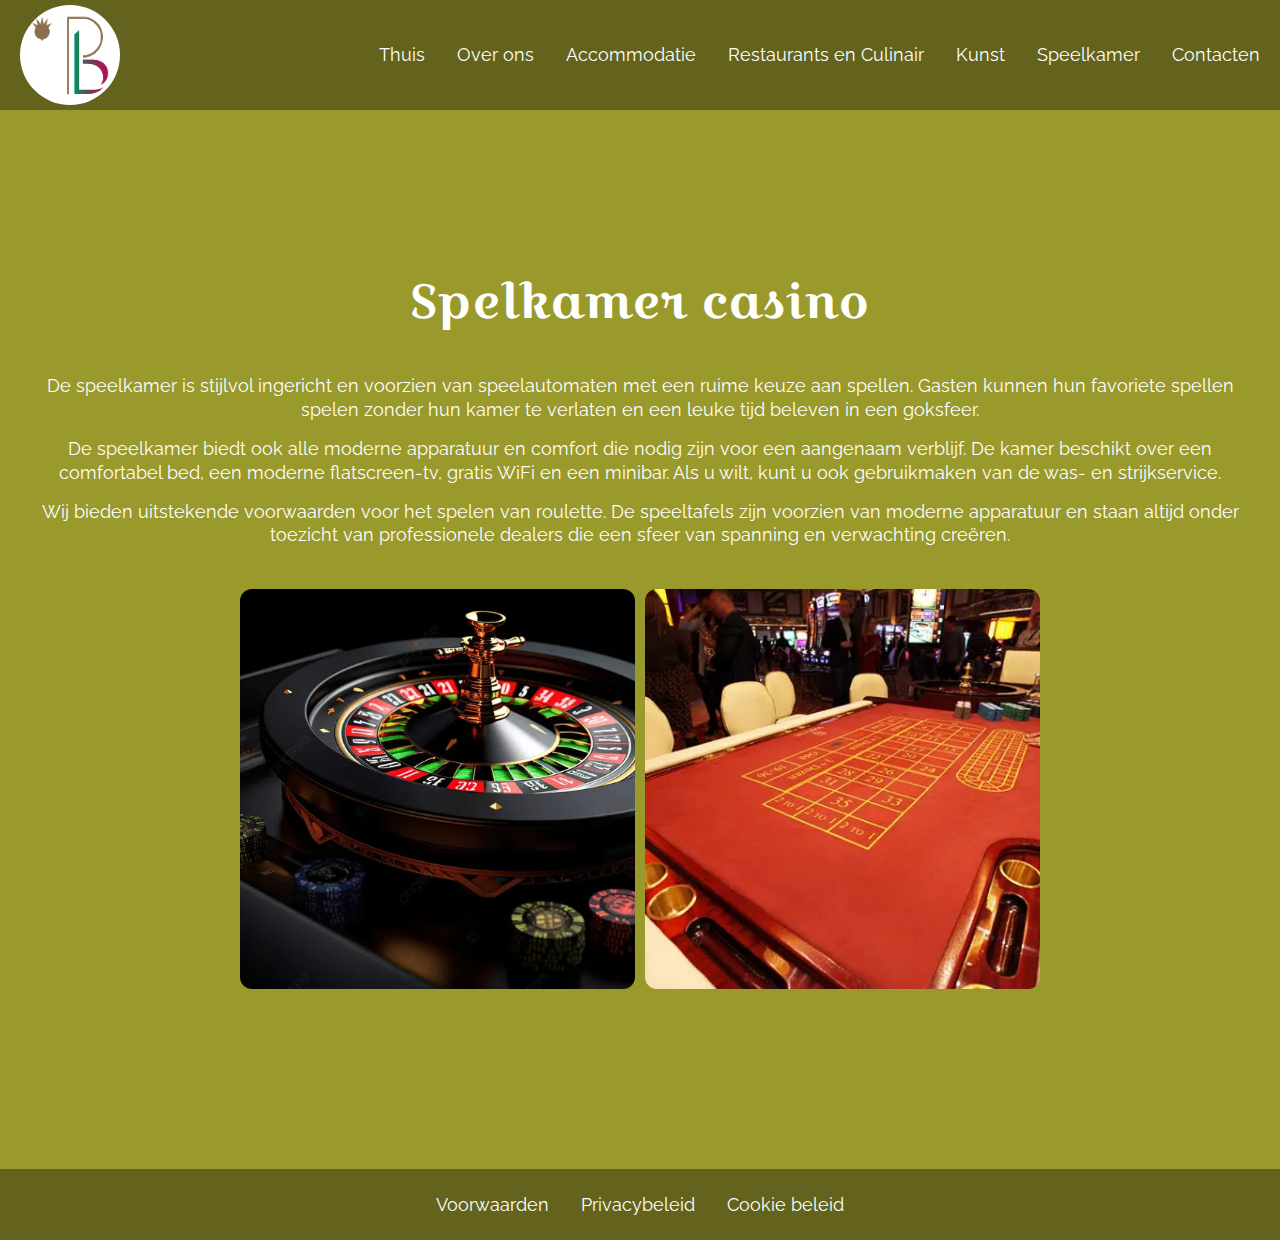
<file: plays.html>
<!DOCTYPE html>
<html lang="NL">

<head>
    <meta charset="UTF-8">
    <meta http-equiv="X-UA-Compatible" content="IE=edge">
    <meta name="viewport" content="width=device-width, initial-scale=1.0">
    <meta property="og:type" content="website">
    <meta property="og:title"
        content="Parc Broekhuizen met slot room l Culinair landgoed - Comfortabele en veilige kamers, evenals lage prijzen.">
    <meta property="og:site_name"
        content="Het Parc Broekhuizen met slot room ligt op het terrein van een historisch landhuis dat dateert uit de 14e eeuw. Het hotel bewaart zorgvuldig de historische sfeer en architectonische kenmerken.">
    <meta name="twitter:title"
        content="Parc Broekhuizen met slot room l Culinair landgoed - Comfortabele en veilige kamers, evenals lage prijzen.">
    <meta name="twitter:description"
        content="Het Parc Broekhuizen met slot room ligt op het terrein van een historisch landhuis dat dateert uit de 14e eeuw. Het hotel bewaart zorgvuldig de historische sfeer en architectonische kenmerken.">
    <meta name="description"
        content="Het Parc Broekhuizen met slot room ligt op het terrein van een historisch landhuis dat dateert uit de 14e eeuw. Het hotel bewaart zorgvuldig de historische sfeer en architectonische kenmerken.">
    <title>Parc Broekhuizen met slot room l Culinair landgoed - Comfortabele en veilige kamers, evenals lage prijzen.
    </title>
    <link rel="preload" href="./fonts/CroissantOne-Regular.woff2" as="font" type="font/woff2" crossorigin="">
    <link rel="preload" href="./fonts/Raleway-Regular.woff2" as="font" type="font/woff2" crossorigin="">
    <link rel="stylesheet" href="https://cdn.jsdelivr.net/npm/modern-normalize@0.7.0/modern-normalize.min.css">
    <link rel="stylesheet" href="./css/main.min.css">
</head>

<body>
    <div class="wrapper">

        <header class="header">
            <div class="container">
                <div class="header__container">
                    <a class="header__logo" href="./index.html">
                        <picture>
                            <source media="(min-width: 320px)" srcset="./images/header/logo.webp" type="image/webp">
                            <img src="./images/header/logo.jpg" width="30" height="30"
                                alt="Parc Broekhuizen met slot room l Culinair landgoed">
                        </picture>
                    </a>
                    <button class="burger">
                        <span></span>
                        <span></span>
                        <span></span>
                    </button>

                    <nav class="header__menu">
                        <ul class="header__list">
                            <li class="header__item"><a class="header__link text" href="index.html">Thuis</a></li>
                            <li class="header__item"><a class="header__link text" href="index.html#about">Over ons</a></li>
                            <li class="header__item"><a class="header__link text" href="index.html#dom">Accommodatie</a></li>
                            <li class="header__item"><a class="header__link text" href="index.html#rest">Restaurants en
                                    Culinair</a></li>
                            <li class="header__item"><a class="header__link text" href="index.html#kunst">Kunst</a></li>
                            <li class="header__item"><a class="header__link text" href="plays.html">Speelkamer</a></li>
                            <li class="header__item"><a class="header__link text" href="contacts.html">Contacten</a>
                            </li>
                        </ul>
                        <button class="header__exit-menu"></button>
                    </nav>

                </div>
            </div>
        </header>

        <main>

        <section class="slots">
            <div class="container">
                <h1 class="slots__title title__big">
                    Spelkamer casino
                </h1>
                <div class="slots__texts">
                    <p class="slots__text text">
                        De speelkamer is stijlvol ingericht en voorzien van speelautomaten met een ruime keuze aan spellen.
                        Gasten
                        kunnen hun favoriete spellen spelen zonder hun kamer te verlaten en een leuke tijd beleven in een
                        goksfeer.
                    </p>
                    <p class="slots__text text">
                        De speelkamer biedt ook alle moderne apparatuur en comfort die nodig zijn voor een aangenaam verblijf.
                        De
                        kamer beschikt over een comfortabel bed, een moderne flatscreen-tv, gratis WiFi en een minibar. Als u
                        wilt, kunt u ook gebruikmaken van de was- en strijkservice.
                    </p>
                    <p class="slots__text text">
                        Wij bieden uitstekende voorwaarden voor het spelen van roulette. De speeltafels zijn voorzien van
                        moderne
                        apparatuur en staan ​​altijd onder toezicht van professionele dealers die een sfeer van spanning en
                        verwachting creëren.
                    </p>
                </div>
                <ul class="slots__images">
                    <li class="slots__image">
                        <picture>
                            <source media="(min-width: 320px)" srcset="./images/slots/slot-1.webp" type="image/webp">
                            <img src="./images/slots/slot-1.jpg" width="300" height="300" alt="Spelkamer">
                        </picture>
                    </li>
                    <li class="slots__image">
                        <picture>
                            <source media="(min-width: 320px)" srcset="./images/slots/slot-2.webp" type="image/webp">
                            <img src="./images/slots/slot-2.jpg" width="300" height="300" alt="Spelkamer">
                        </picture>
                    </li>
                </ul>
            </div>
        </section>

        </main>
                    <footer class="footer">
                        <div class="footer__container container">
                            <ul class="footer__list">
                                <li class="footer__item">
                                    <a class="footer__link text" href="terms.html">
                                        Voorwaarden
                                    </a>
                                </li>
                                <li class="footer__item">
                                    <a class="footer__link text" href="policy.html">
                                        Privacybeleid
                                    </a>
                                </li>
                                <li class="footer__item">
                                    <a class="footer__link text" href="cookie.html">
                                        Cookie beleid
                                    </a>
                                </li>
                            </ul>
                        </div>
                    </footer>
    </div>
    <script src="./js/mobile-menu.js"></script>
</body>

</html>
</file>
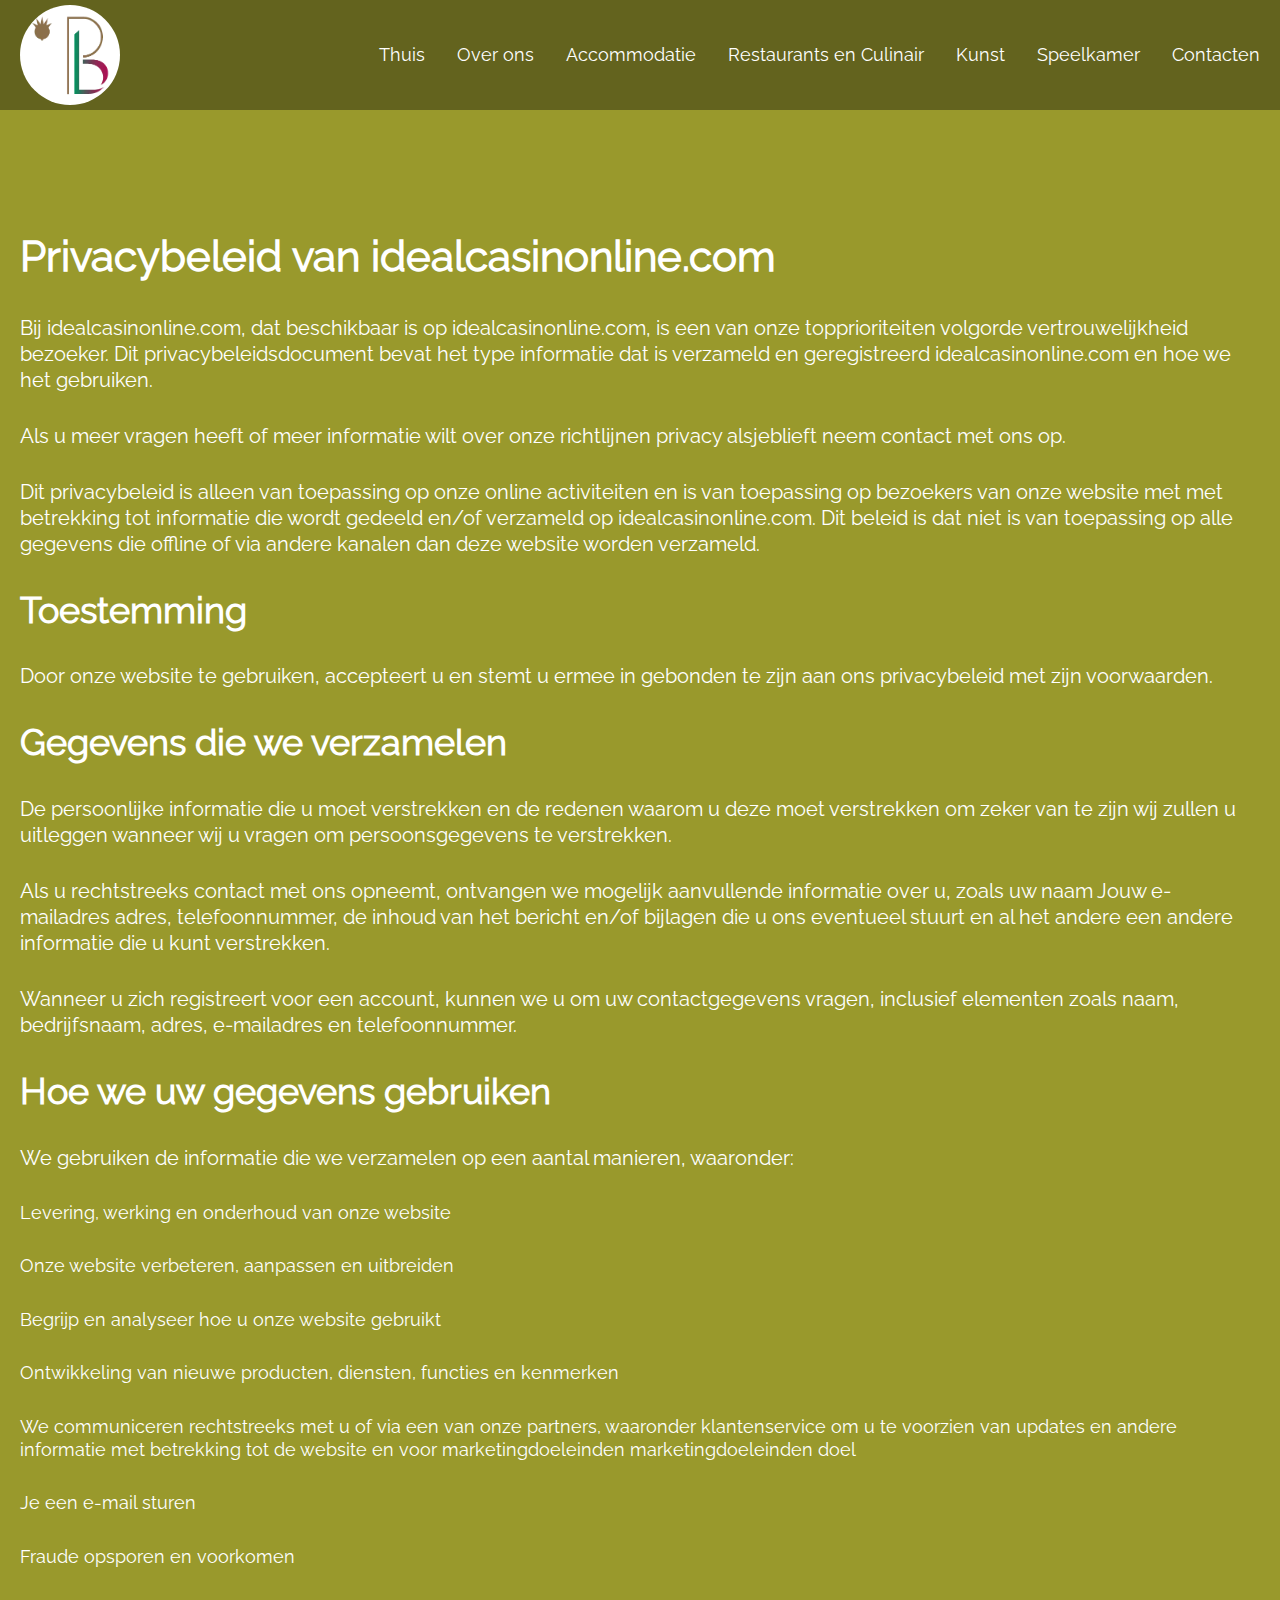
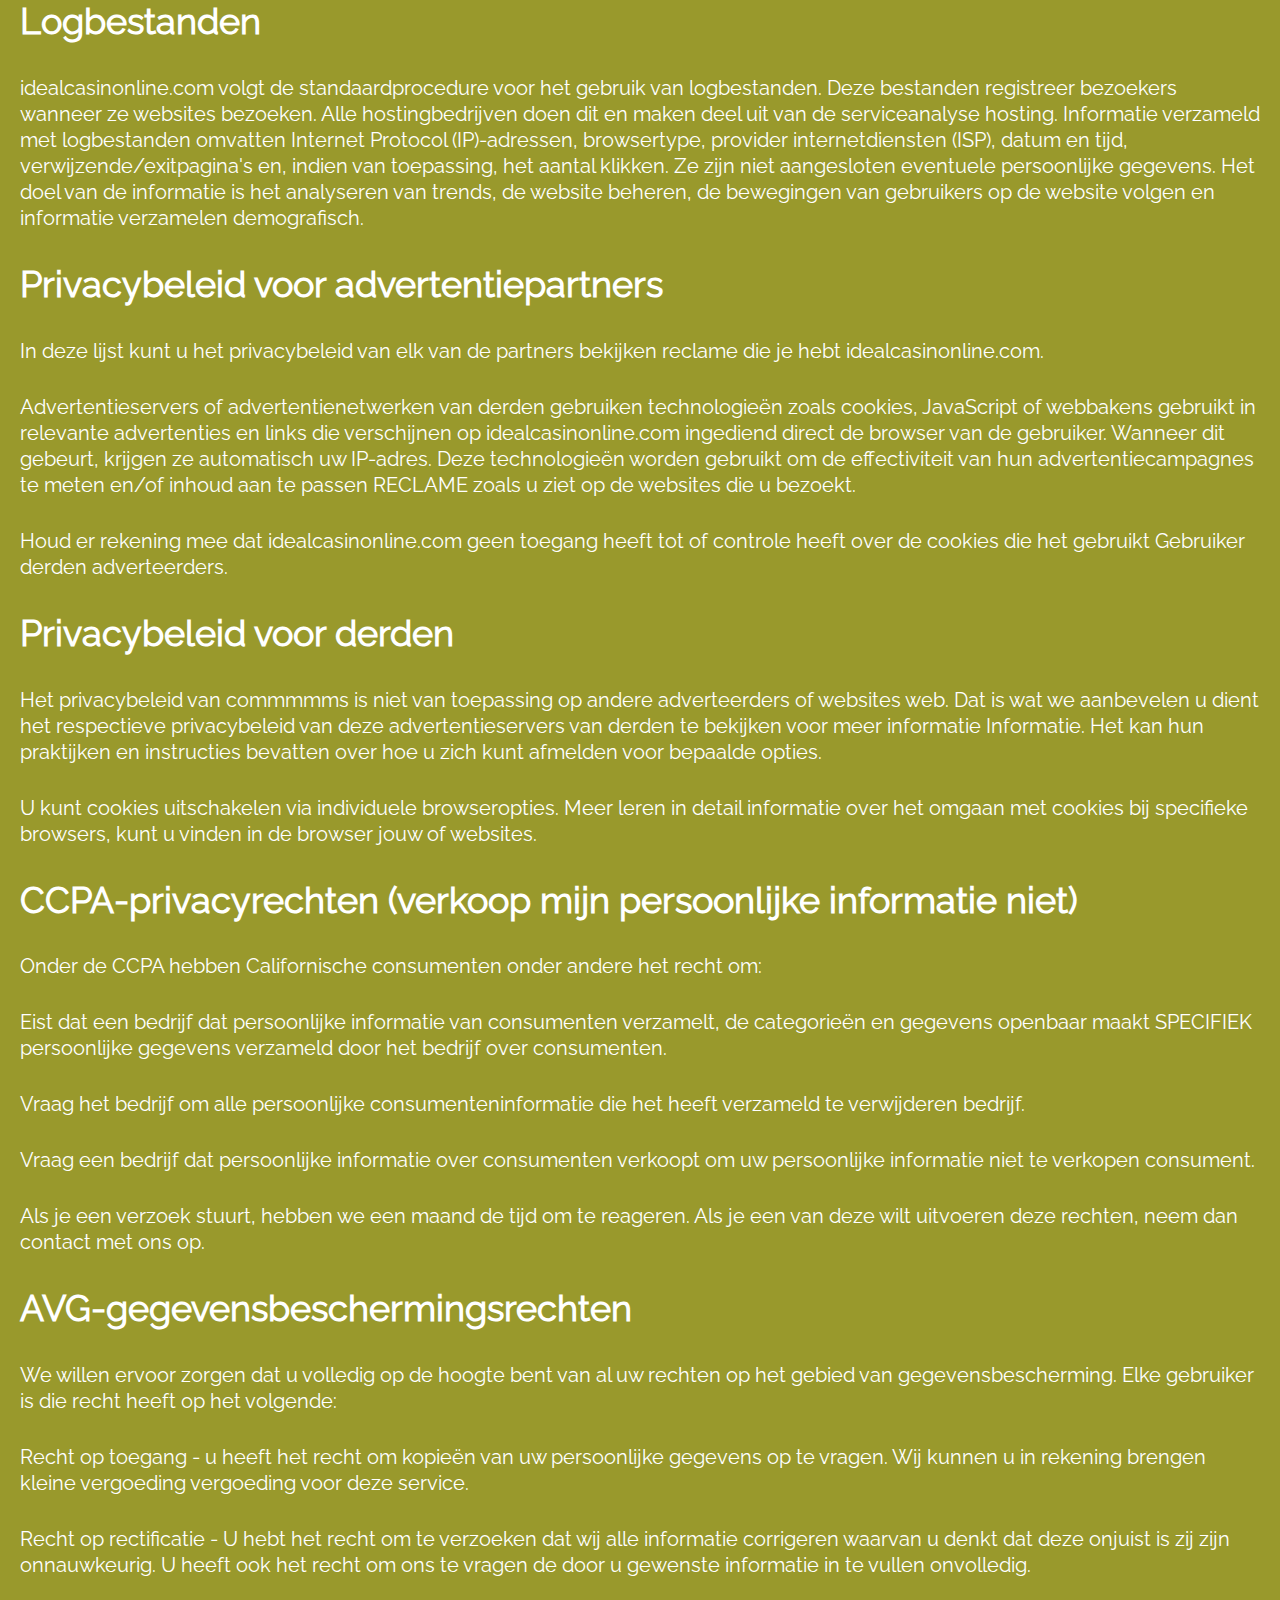
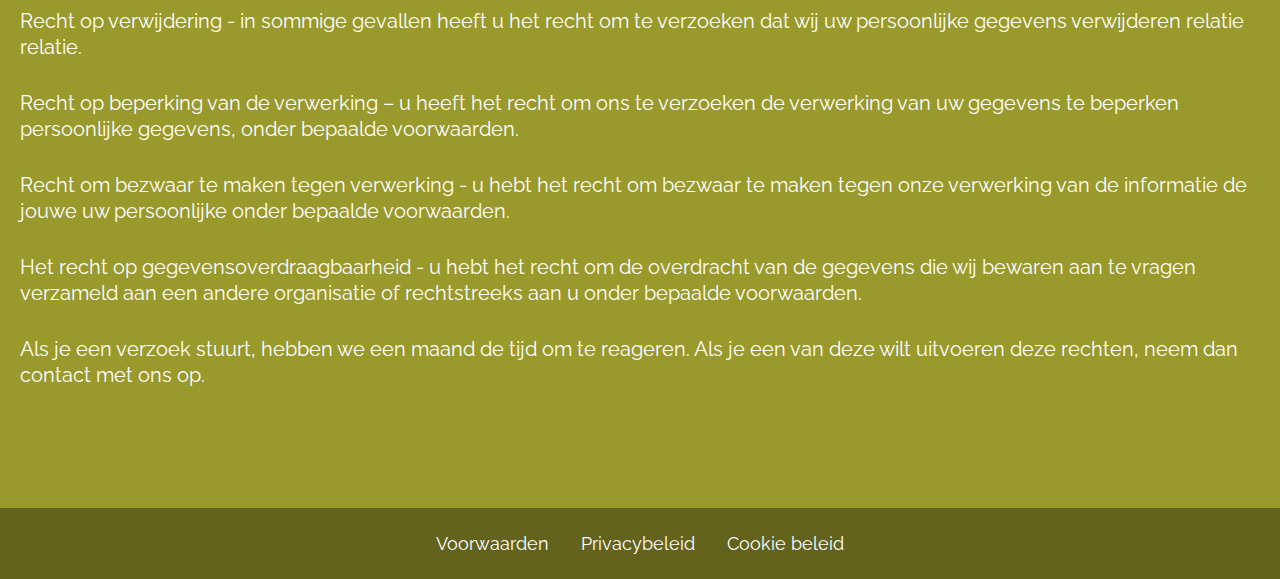
<file: policy.html>
<!DOCTYPE html>
<html lang="NL">

<head>
    <meta charset="UTF-8">
    <meta http-equiv="X-UA-Compatible" content="IE=edge">
    <meta name="viewport" content="width=device-width, initial-scale=1.0">
    <meta property="og:type" content="website">
    <meta property="og:title"
        content="Parc Broekhuizen met slot room l Culinair landgoed - Comfortabele en veilige kamers, evenals lage prijzen.">
    <meta property="og:site_name"
        content="Het Parc Broekhuizen met slot room ligt op het terrein van een historisch landhuis dat dateert uit de 14e eeuw. Het hotel bewaart zorgvuldig de historische sfeer en architectonische kenmerken.">
    <meta name="twitter:title"
        content="Parc Broekhuizen met slot room l Culinair landgoed - Comfortabele en veilige kamers, evenals lage prijzen.">
    <meta name="twitter:description"
        content="Het Parc Broekhuizen met slot room ligt op het terrein van een historisch landhuis dat dateert uit de 14e eeuw. Het hotel bewaart zorgvuldig de historische sfeer en architectonische kenmerken.">
    <meta name="description"
        content="Het Parc Broekhuizen met slot room ligt op het terrein van een historisch landhuis dat dateert uit de 14e eeuw. Het hotel bewaart zorgvuldig de historische sfeer en architectonische kenmerken.">
    <title>Parc Broekhuizen met slot room l Culinair landgoed - Comfortabele en veilige kamers, evenals lage prijzen.
    </title>
    <link rel="preload" href="./fonts/CroissantOne-Regular.woff2" as="font" type="font/woff2" crossorigin="">
    <link rel="preload" href="./fonts/Raleway-Regular.woff2" as="font" type="font/woff2" crossorigin="">
    <link rel="stylesheet" href="https://cdn.jsdelivr.net/npm/modern-normalize@0.7.0/modern-normalize.min.css">
    <link rel="stylesheet" href="./css/main.min.css">
</head>

<body>
    <div class="wrapper">

        <header class="header">
            <div class="container">
                <div class="header__container">
                    <a class="header__logo" href="./index.html">
                        <picture>
                            <source media="(min-width: 320px)" srcset="./images/header/logo.webp" type="image/webp">
                            <img src="./images/header/logo.jpg" width="30" height="30"
                                alt="Parc Broekhuizen met slot room l Culinair landgoed">
                        </picture>
                    </a>
                    <button class="burger">
                        <span></span>
                        <span></span>
                        <span></span>
                    </button>

                    <nav class="header__menu">
                        <ul class="header__list">
                            <li class="header__item"><a class="header__link text" href="index.html">Thuis</a></li>
                            <li class="header__item"><a class="header__link text" href="#about">Over ons</a></li>
                            <li class="header__item"><a class="header__link text" href="#dom">Accommodatie</a></li>
                            <li class="header__item"><a class="header__link text" href="#rest">Restaurants en Culinair</a></li>
                            <li class="header__item"><a class="header__link text" href="#kunst">Kunst</a></li>
                            <li class="header__item"><a class="header__link text" href="plays.html">Speelkamer</a></li>
                            <li class="header__item"><a class="header__link text" href="contacts.html">Contacten</a></li>
                        </ul>
                        <button class="header__exit-menu"></button>
                    </nav>

                </div>
            </div>
        </header>

        <main>

<section class="terms">
    <div class="container">
        <h1>Privacybeleid van idealcasinonline.com</h1>

        <p>Bij idealcasinonline.com, dat beschikbaar is op idealcasinonline.com, is een van onze topprioriteiten
            volgorde
            vertrouwelijkheid
            bezoeker. Dit privacybeleidsdocument bevat het type informatie dat is
            verzameld en geregistreerd
            idealcasinonline.com en hoe we het gebruiken.</p>

        <p>Als u meer vragen heeft of meer informatie wilt over onze richtlijnen
            privacy alsjeblieft
            neem contact met ons op.</p>

        <p>Dit privacybeleid is alleen van toepassing op onze online activiteiten en is van toepassing op
            bezoekers van onze website met
            met betrekking tot informatie die wordt gedeeld en/of verzameld op idealcasinonline.com.
            Dit beleid is dat niet
            is van toepassing op alle gegevens die offline of via andere kanalen dan deze website worden verzameld.</p>

        <h2>Toestemming</h2>

        <p>Door onze website te gebruiken, accepteert u en stemt u ermee in gebonden te zijn aan ons privacybeleid
            met zijn voorwaarden.</p>

        <h2>Gegevens die we verzamelen</h2>

        <p>De persoonlijke informatie die u moet verstrekken en de redenen waarom u deze moet verstrekken
            om zeker van te zijn
            wij zullen u uitleggen wanneer wij u vragen om persoonsgegevens te verstrekken.</p>
        <p>Als u rechtstreeks contact met ons opneemt, ontvangen we mogelijk aanvullende informatie over u, zoals uw
            naam
            Jouw e-mailadres
            adres, telefoonnummer, de inhoud van het bericht en/of bijlagen die u ons eventueel stuurt en al het andere
            een andere
            informatie die u kunt verstrekken.</p>
        <p>Wanneer u zich registreert voor een account, kunnen we u om uw contactgegevens vragen, inclusief
            elementen zoals naam,
            bedrijfsnaam, adres, e-mailadres en telefoonnummer.</p>

        <h2>Hoe we uw gegevens gebruiken</h2>

        <p>We gebruiken de informatie die we verzamelen op een aantal manieren, waaronder:</p>

        <ul>
            <li>Levering, werking en onderhoud van onze website</li>
            <li>Onze website verbeteren, aanpassen en uitbreiden</li>
            <li>Begrijp en analyseer hoe u onze website gebruikt</li>
            <li>Ontwikkeling van nieuwe producten, diensten, functies en kenmerken</li>
            <li>We communiceren rechtstreeks met u of via een van onze partners, waaronder
                klantenservice
                om u te voorzien van updates en andere informatie met betrekking tot de website en voor
                marketingdoeleinden
                marketingdoeleinden
                doel</li>
            <li>Je een e-mail sturen</li>
            <li>Fraude opsporen en voorkomen</li>
        </ul>

        <h2>Logbestanden</h2>

        <p>idealcasinonline.com volgt de standaardprocedure voor het gebruik van logbestanden. Deze bestanden
            registreer bezoekers wanneer ze
            websites bezoeken. Alle hostingbedrijven doen dit en maken deel uit van de serviceanalyse
            hosting. Informatie
            verzameld met logbestanden omvatten Internet Protocol (IP)-adressen, browsertype, provider
            internetdiensten
            (ISP), datum en tijd, verwijzende/exitpagina's en, indien van toepassing, het aantal klikken. Ze zijn niet
            aangesloten
            eventuele persoonlijke gegevens. Het doel van de informatie is het analyseren van trends,
            de website beheren, de bewegingen van gebruikers op de website volgen en informatie verzamelen
            demografisch.</p>

        <h2>Privacybeleid voor advertentiepartners</h2>

        <P>In deze lijst kunt u het privacybeleid van elk van de partners bekijken
            reclame die je hebt
            idealcasinonline.com.</p>

        <p>Advertentieservers of advertentienetwerken van derden gebruiken technologieën zoals cookies,
            JavaScript of webbakens
            gebruikt in relevante advertenties en links die verschijnen op idealcasinonline.com ingediend
            direct
            de browser van de gebruiker. Wanneer dit gebeurt, krijgen ze automatisch uw IP-adres.
            Deze technologieën worden gebruikt
            om de effectiviteit van hun advertentiecampagnes te meten en/of inhoud aan te passen
            RECLAME
            zoals u ziet op de websites die u bezoekt.</p>

        <p>Houd er rekening mee dat idealcasinonline.com geen toegang heeft tot of controle heeft over de cookies
            die
            het gebruikt
            Gebruiker
            derden
            adverteerders.</p>

        <h2>Privacybeleid voor derden</h2>

        <p>Het privacybeleid van commmmms is niet van toepassing op andere adverteerders of websites
            web. Dat is wat we aanbevelen
            u dient het respectieve privacybeleid van deze advertentieservers van derden te bekijken
            voor meer informatie
            Informatie. Het kan hun praktijken en instructies bevatten over hoe u zich kunt afmelden voor bepaalde
            opties.
        </p>

        <p>U kunt cookies uitschakelen via individuele browseropties. Meer leren
            in detail
            informatie over het omgaan met cookies bij specifieke browsers, kunt u vinden in de browser
            jouw
            of
            websites.</p>

        <h2>CCPA-privacyrechten (verkoop mijn persoonlijke informatie niet)</h2>

        <p>Onder de CCPA hebben Californische consumenten onder andere het recht om:</p>
        <p>Eist dat een bedrijf dat persoonlijke informatie van consumenten verzamelt, de categorieën en gegevens
            openbaar maakt
            SPECIFIEK
            persoonlijke gegevens verzameld door het bedrijf over consumenten.</p>
        <p>Vraag het bedrijf om alle persoonlijke consumenteninformatie die het heeft verzameld te verwijderen
            bedrijf.</p>
        <p>Vraag een bedrijf dat persoonlijke informatie over consumenten verkoopt om uw persoonlijke informatie niet
            te verkopen
            consument.</p>
        <p>Als je een verzoek stuurt, hebben we een maand de tijd om te reageren. Als je een van deze wilt uitvoeren
            deze
            rechten, neem dan contact met ons op.</p>

        <h2>AVG-gegevensbeschermingsrechten</h2>

        <p>We willen ervoor zorgen dat u volledig op de hoogte bent van al uw rechten op het gebied van
            gegevensbescherming.
            Elke gebruiker is
            die recht heeft op het volgende:</p>
        <p>Recht op toegang - u heeft het recht om kopieën van uw persoonlijke gegevens op te vragen. Wij kunnen u in
            rekening brengen
            kleine vergoeding
            vergoeding voor deze service.</p>
        <p>Recht op rectificatie - U hebt het recht om te verzoeken dat wij alle informatie corrigeren waarvan u
            denkt
            dat deze onjuist is
            zij zijn
            onnauwkeurig. U heeft ook het recht om ons te vragen de door u gewenste informatie in te vullen
            onvolledig.
        </p>
        <p>Recht op verwijdering - in sommige gevallen heeft u het recht om te verzoeken dat wij uw persoonlijke
            gegevens verwijderen
            relatie
            relatie.</p>
        <p>Recht op beperking van de verwerking – u heeft het recht om ons te verzoeken de verwerking van uw gegevens
            te beperken
            persoonlijke gegevens, onder bepaalde voorwaarden.</p>
        <p>Recht om bezwaar te maken tegen verwerking - u hebt het recht om bezwaar te maken tegen onze verwerking
            van
            de informatie
            de jouwe
            uw persoonlijke
            onder bepaalde voorwaarden.</p>
        <p>Het recht op gegevensoverdraagbaarheid - u hebt het recht om de overdracht van de gegevens die wij bewaren
            aan te vragen
            verzameld aan een andere organisatie of rechtstreeks aan u onder bepaalde voorwaarden.</p>
        <p>Als je een verzoek stuurt, hebben we een maand de tijd om te reageren. Als je een van deze wilt uitvoeren
            deze
            rechten, neem dan contact met ons op.</p>
    </div>
</section>

        </main>
                    <footer class="footer">
                        <div class="footer__container container">
                            <ul class="footer__list">
                                <li class="footer__item">
                                    <a class="footer__link text" href="terms.html">
                                        Voorwaarden
                                    </a>
                                </li>
                                <li class="footer__item">
                                    <a class="footer__link text" href="policy.html">
                                        Privacybeleid
                                    </a>
                                </li>
                                <li class="footer__item">
                                    <a class="footer__link text" href="cookie.html">
                                        Cookie beleid
                                    </a>
                                </li>
                            </ul>
                        </div>
                    </footer>
    </div>
    <script src="./js/mobile-menu.js"></script>
</body>

</html>
</file>
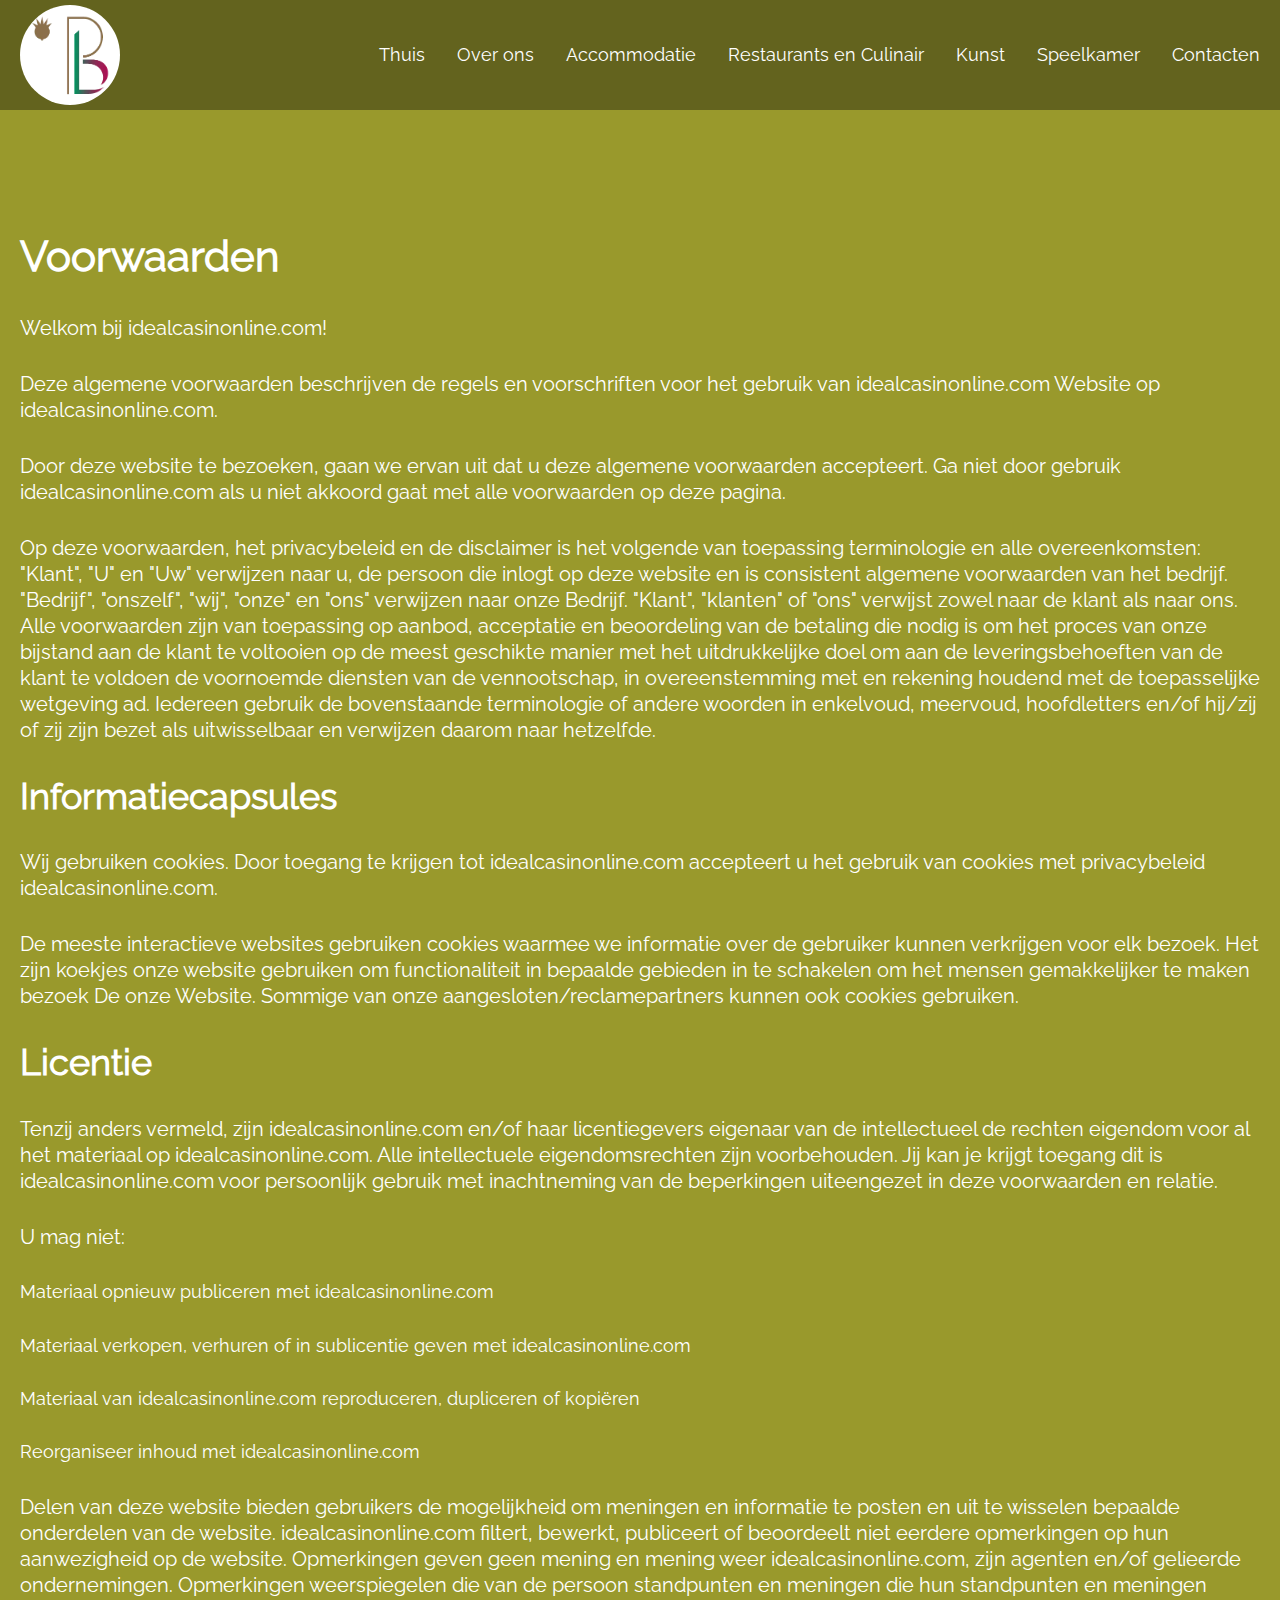
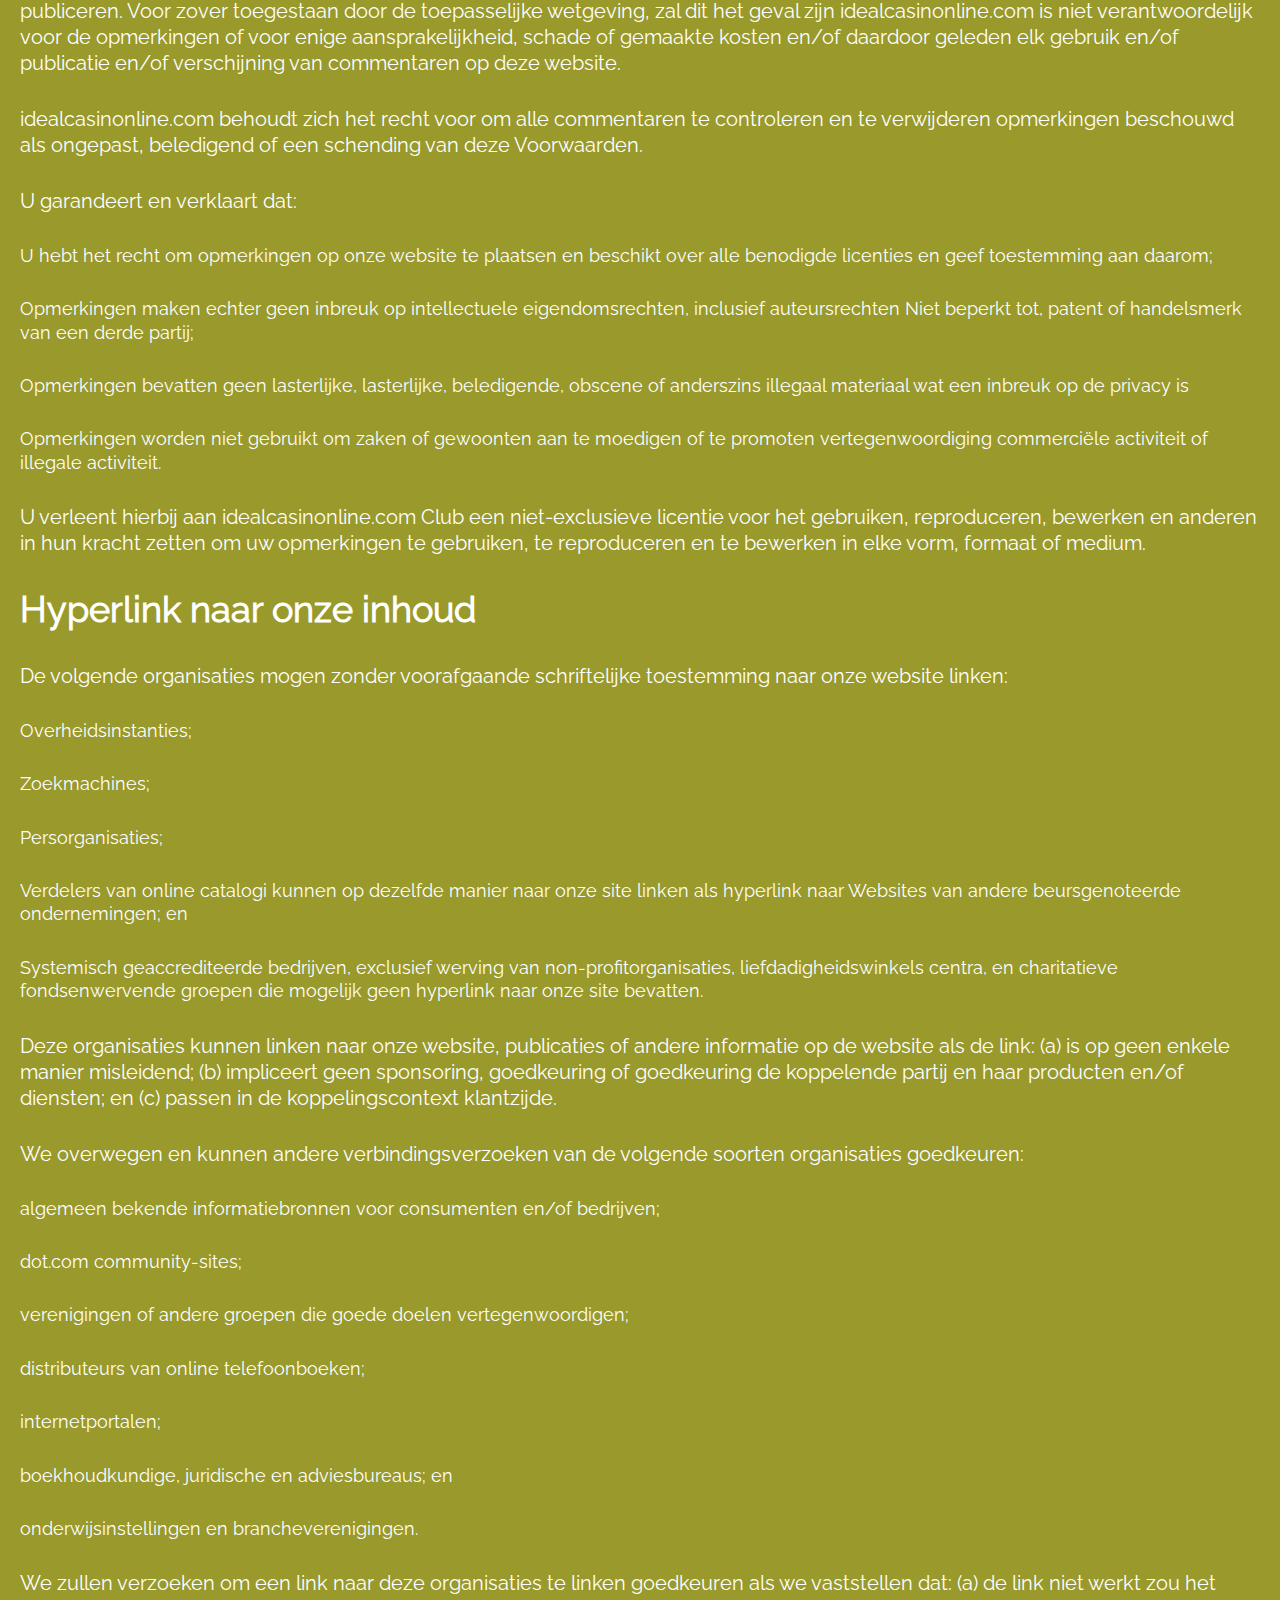
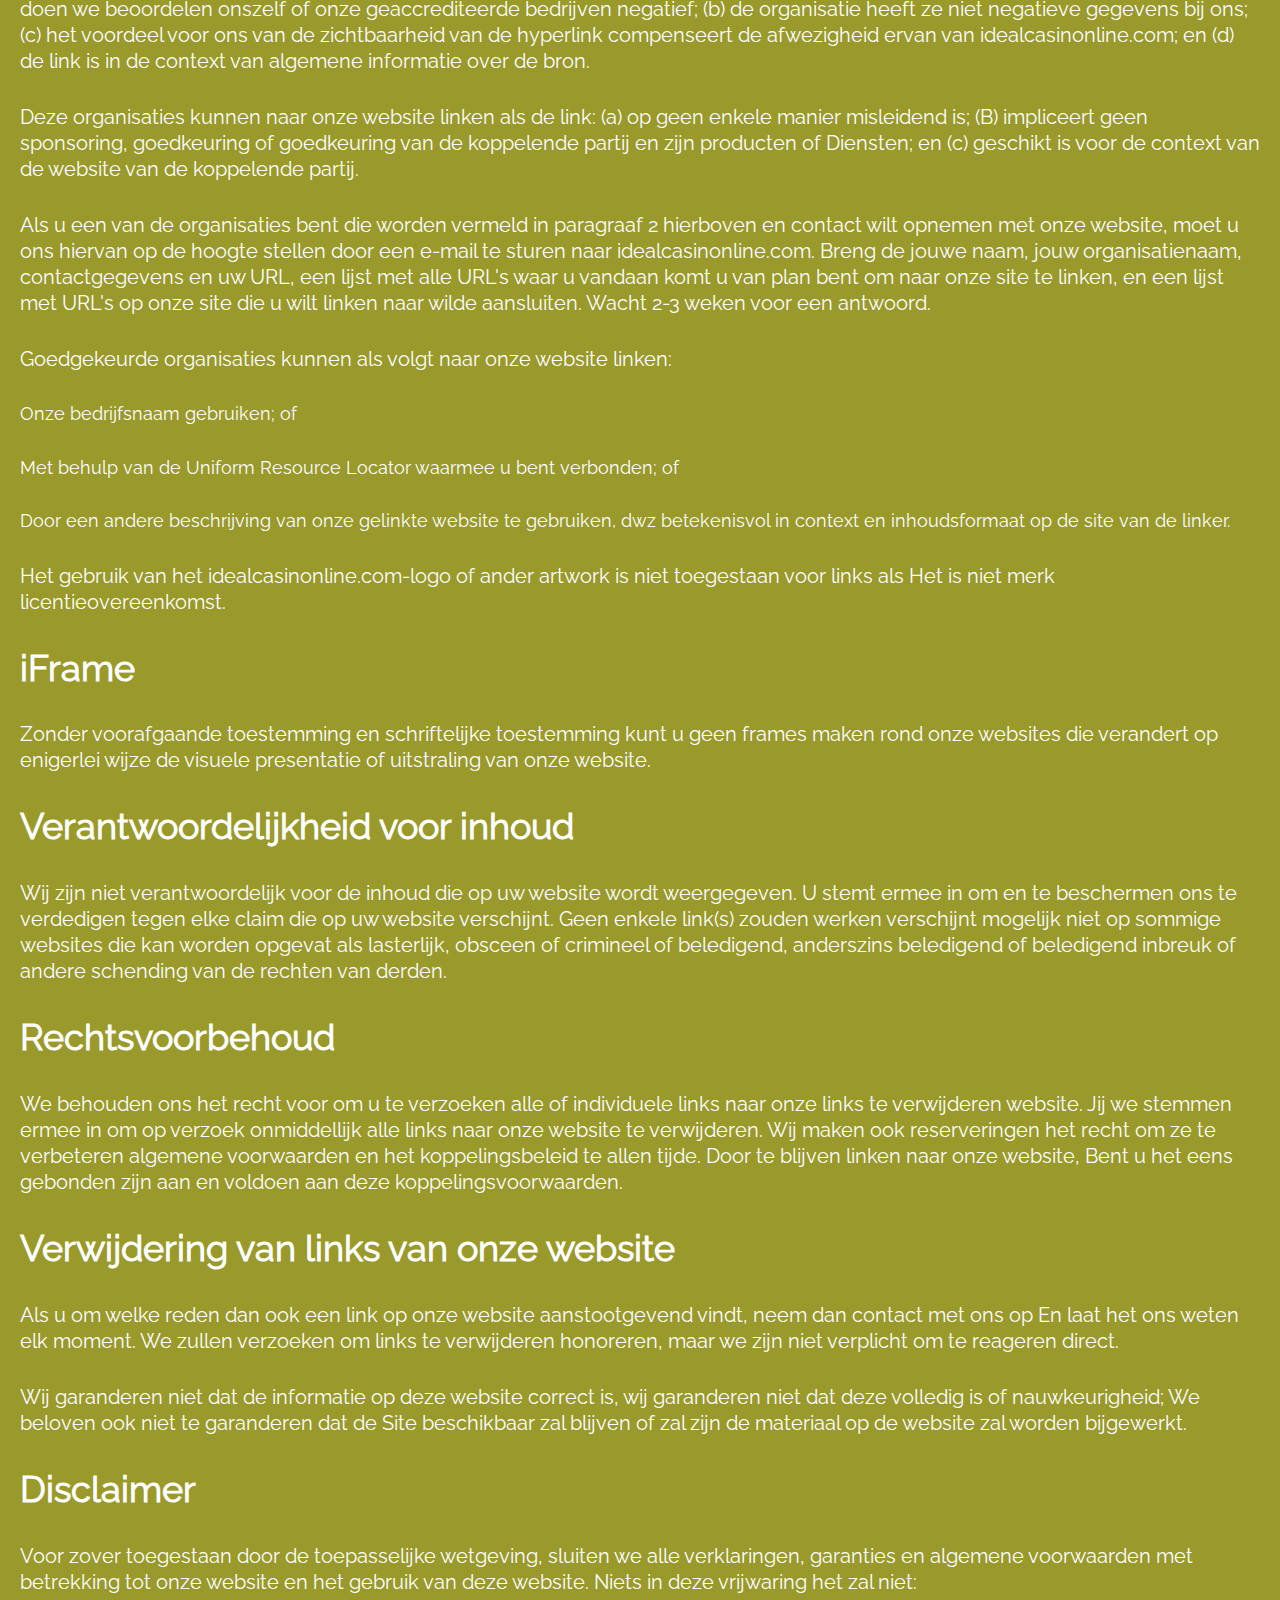
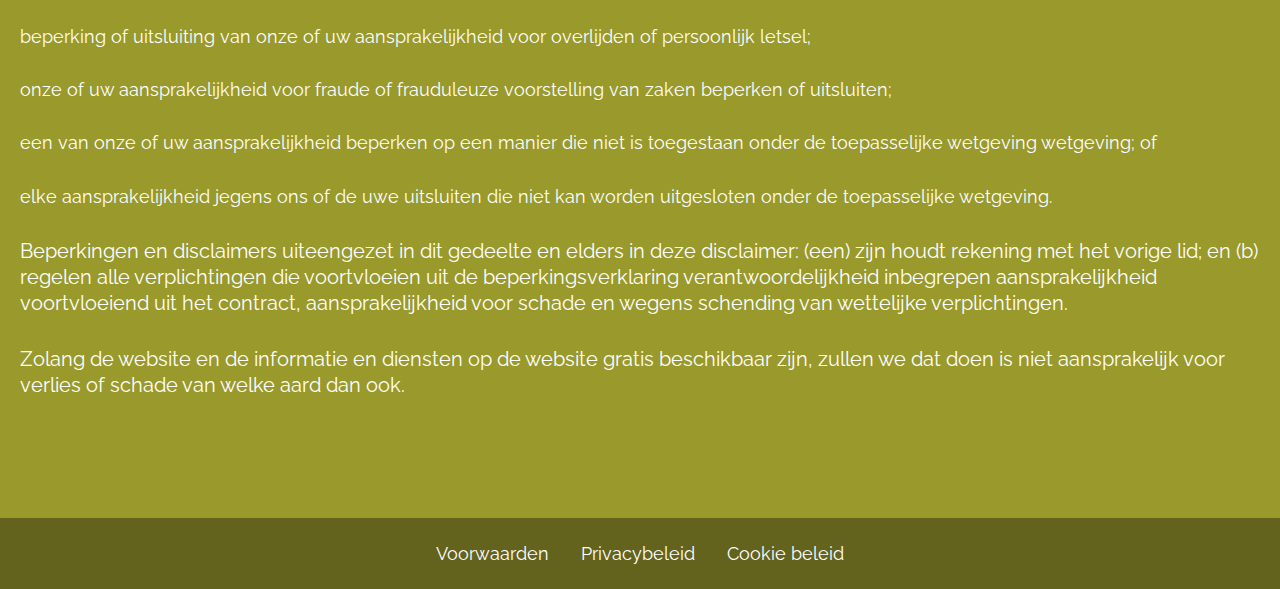
<file: terms.html>
<!DOCTYPE html>
<html lang="NL">

<head>
    <meta charset="UTF-8">
    <meta http-equiv="X-UA-Compatible" content="IE=edge">
    <meta name="viewport" content="width=device-width, initial-scale=1.0">
    <meta property="og:type" content="website">
    <meta property="og:title"
        content="Parc Broekhuizen met slot room l Culinair landgoed - Comfortabele en veilige kamers, evenals lage prijzen.">
    <meta property="og:site_name"
        content="Het Parc Broekhuizen met slot room ligt op het terrein van een historisch landhuis dat dateert uit de 14e eeuw. Het hotel bewaart zorgvuldig de historische sfeer en architectonische kenmerken.">
    <meta name="twitter:title"
        content="Parc Broekhuizen met slot room l Culinair landgoed - Comfortabele en veilige kamers, evenals lage prijzen.">
    <meta name="twitter:description"
        content="Het Parc Broekhuizen met slot room ligt op het terrein van een historisch landhuis dat dateert uit de 14e eeuw. Het hotel bewaart zorgvuldig de historische sfeer en architectonische kenmerken.">
    <meta name="description"
        content="Het Parc Broekhuizen met slot room ligt op het terrein van een historisch landhuis dat dateert uit de 14e eeuw. Het hotel bewaart zorgvuldig de historische sfeer en architectonische kenmerken.">
    <title>Parc Broekhuizen met slot room l Culinair landgoed - Comfortabele en veilige kamers, evenals lage prijzen.
    </title>
    <link rel="preload" href="./fonts/CroissantOne-Regular.woff2" as="font" type="font/woff2" crossorigin="">
    <link rel="preload" href="./fonts/Raleway-Regular.woff2" as="font" type="font/woff2" crossorigin="">
    <link rel="stylesheet" href="https://cdn.jsdelivr.net/npm/modern-normalize@0.7.0/modern-normalize.min.css">
    <link rel="stylesheet" href="./css/main.min.css">
</head>

<body>
    <div class="wrapper">

        <header class="header">
            <div class="container">
                <div class="header__container">
                    <a class="header__logo" href="./index.html">
                        <picture>
                            <source media="(min-width: 320px)" srcset="./images/header/logo.webp" type="image/webp">
                            <img src="./images/header/logo.jpg" width="30" height="30"
                                alt="Parc Broekhuizen met slot room l Culinair landgoed">
                        </picture>
                    </a>
                    <button class="burger">
                        <span></span>
                        <span></span>
                        <span></span>
                    </button>

                    <nav class="header__menu">
                        <ul class="header__list">
                            <li class="header__item"><a class="header__link text" href="index.html">Thuis</a></li>
                            <li class="header__item"><a class="header__link text" href="#about">Over ons</a></li>
                            <li class="header__item"><a class="header__link text" href="#dom">Accommodatie</a></li>
                            <li class="header__item"><a class="header__link text" href="#rest">Restaurants en Culinair</a></li>
                            <li class="header__item"><a class="header__link text" href="#kunst">Kunst</a></li>
                            <li class="header__item"><a class="header__link text" href="plays.html">Speelkamer</a></li>
                            <li class="header__item"><a class="header__link text" href="contacts.html">Contacten</a></li>
                        </ul>
                        <button class="header__exit-menu"></button>
                    </nav>

                </div>
            </div>
        </header>

        <main>

            <section class="terms">
                <div class="container">
                    <h1><strong>Voorwaarden</strong></h1>
            
                    <p>Welkom bij idealcasinonline.com!</p>
            
                    <p>Deze algemene voorwaarden beschrijven de regels en voorschriften voor het gebruik van
                        idealcasinonline.com
                        Website op idealcasinonline.com.</p>
            
                    <p>Door deze website te bezoeken, gaan we ervan uit dat u deze algemene voorwaarden accepteert. Ga niet door
                        gebruik
                        idealcasinonline.com als u niet akkoord gaat met alle voorwaarden op deze pagina.</p>
            
                    <p>Op deze voorwaarden, het privacybeleid en de disclaimer is het volgende van toepassing
                        terminologie
                        en alle overeenkomsten: "Klant", "U" en "Uw" verwijzen naar u, de persoon die inlogt op deze website en
                        is
                        consistent
                        algemene voorwaarden van het bedrijf. "Bedrijf", "onszelf", "wij", "onze" en "ons" verwijzen naar onze
                        Bedrijf. "Klant", "klanten" of "ons" verwijst zowel naar de klant als naar ons. Alle voorwaarden zijn van
                        toepassing op
                        aanbod,
                        acceptatie en beoordeling van de betaling die nodig is om het proces van onze bijstand aan de klant te
                        voltooien
                        op de meest geschikte manier met het uitdrukkelijke doel om aan de leveringsbehoeften van de klant te
                        voldoen
                        de voornoemde diensten van de vennootschap, in overeenstemming met en rekening houdend met de toepasselijke
                        wetgeving ad. Iedereen
                        gebruik
                        de bovenstaande terminologie of andere woorden in enkelvoud, meervoud, hoofdletters en/of hij/zij of zij
                        zijn bezet
                        als
                        uitwisselbaar en verwijzen daarom naar hetzelfde.</p>
            
                    <h2><strong>Informatiecapsules</strong></h2>
            
                    <p>Wij gebruiken cookies. Door toegang te krijgen tot idealcasinonline.com accepteert u het gebruik van
                        cookies
                        met privacybeleid idealcasinonline.com. </p>
            
                    <p>De meeste interactieve websites gebruiken cookies waarmee we informatie over de gebruiker kunnen
                        verkrijgen
                        voor elk bezoek. Het zijn koekjes
                        onze website gebruiken om functionaliteit in bepaalde gebieden in te schakelen om het mensen gemakkelijker
                        te maken
                        bezoek
                        De onze
                        Website. Sommige van onze aangesloten/reclamepartners kunnen ook cookies gebruiken.</p>
            
                    <h2><strong>Licentie</strong></h2>
            
                    <p>Tenzij anders vermeld, zijn idealcasinonline.com en/of haar licentiegevers eigenaar van de intellectueel
                        de rechten
                        eigendom
                        voor al het materiaal op idealcasinonline.com. Alle intellectuele eigendomsrechten zijn voorbehouden. Jij
                        kan
                        je krijgt toegang
                        dit is idealcasinonline.com voor persoonlijk gebruik met inachtneming van de beperkingen uiteengezet in
                        deze
                        voorwaarden en
                        relatie.</p>
            
                    <p>U mag niet:</p>
                    <ul>
                        <li>Materiaal opnieuw publiceren met idealcasinonline.com</li>
                        <li>Materiaal verkopen, verhuren of in sublicentie geven met idealcasinonline.com</li>
                        <li>Materiaal van idealcasinonline.com reproduceren, dupliceren of kopiëren</li>
                        <li>Reorganiseer inhoud met idealcasinonline.com</li>
                    </ul>
            
                    <p>Delen van deze website bieden gebruikers de mogelijkheid om meningen en informatie te posten en uit te
                        wisselen
                        bepaalde onderdelen van de website. idealcasinonline.com filtert, bewerkt, publiceert of beoordeelt niet
                        eerdere opmerkingen
                        op hun aanwezigheid op de website. Opmerkingen geven geen mening en mening weer
                        idealcasinonline.com, zijn agenten en/of gelieerde ondernemingen. Opmerkingen weerspiegelen die van de
                        persoon
                        standpunten en
                        meningen
                        die hun standpunten en meningen publiceren. Voor zover toegestaan ​​door de toepasselijke wetgeving, zal
                        dit
                        het geval zijn
                        idealcasinonline.com
                        is niet verantwoordelijk voor de opmerkingen of voor enige aansprakelijkheid, schade of gemaakte kosten
                        en/of
                        daardoor geleden
                        elk gebruik en/of publicatie en/of verschijning van commentaren op deze website.</p>
            
                    <p>idealcasinonline.com behoudt zich het recht voor om alle commentaren te controleren en te verwijderen
                        opmerkingen
                        beschouwd als ongepast, beledigend of een schending van deze Voorwaarden.</p>
            
                    <p>U garandeert en verklaart dat:</p>
            
                    <ul>
                        <li>U hebt het recht om opmerkingen op onze website te plaatsen en beschikt over alle benodigde licenties
                            en
                            geef toestemming aan
                            daarom;</li>
                        <li>Opmerkingen maken echter geen inbreuk op intellectuele eigendomsrechten, inclusief auteursrechten
                            Niet beperkt tot,
                            patent of handelsmerk van een derde partij;</li>
                        <li>Opmerkingen bevatten geen lasterlijke, lasterlijke, beledigende, obscene of anderszins
                            illegaal materiaal
                            wat een inbreuk op de privacy is</li>
                        <li>Opmerkingen worden niet gebruikt om zaken of gewoonten aan te moedigen of te promoten
                            vertegenwoordiging
                            commerciële activiteit
                            of illegale activiteit.</li>
                    </ul>
            
                    <p>U verleent hierbij aan idealcasinonline.com Club een niet-exclusieve licentie voor het gebruiken,
                        reproduceren, bewerken en
                        anderen in hun kracht zetten
                        om uw opmerkingen te gebruiken, te reproduceren en te bewerken in elke vorm, formaat of
                        medium.</p>
            
                    <h2><strong>Hyperlink naar onze inhoud</strong></h2>
            
                    <p>De volgende organisaties mogen zonder voorafgaande schriftelijke toestemming naar onze website linken:</p>
            
                    <ul>
                        <li>Overheidsinstanties;</li>
                        <li>Zoekmachines;</li>
                        <li>Persorganisaties;</li>
                        <li>Verdelers van online catalogi kunnen op dezelfde manier naar onze site linken als
                            hyperlink naar
                            Websites van andere beursgenoteerde ondernemingen; en</li>
                        <li>Systemisch geaccrediteerde bedrijven, exclusief werving van non-profitorganisaties,
                            liefdadigheidswinkels
                            centra,
                            en charitatieve fondsenwervende groepen die mogelijk geen hyperlink naar onze site bevatten.</li>
                    </ul>
            
                    <p>Deze organisaties kunnen linken naar onze website, publicaties of andere informatie op
                        de website als
                        de link: (a) is op geen enkele manier misleidend; (b) impliceert geen sponsoring, goedkeuring of
                        goedkeuring
                        de koppelende partij en haar producten en/of diensten; en (c) passen in de koppelingscontext
                        klantzijde.</p>
            
                    <p>We overwegen en kunnen andere verbindingsverzoeken van de volgende soorten organisaties goedkeuren:</p>
            
                    <ul>
                        <li>algemeen bekende informatiebronnen voor consumenten en/of bedrijven;</li>
                        <li>dot.com community-sites;</li>
                        <li>verenigingen of andere groepen die goede doelen vertegenwoordigen;</li>
                        <li>distributeurs van online telefoonboeken;</li>
                        <li>internetportalen;</li>
                        <li>boekhoudkundige, juridische en adviesbureaus; en</li>
                        <li>onderwijsinstellingen en brancheverenigingen.</li>
                    </ul>
            
                    <p>We zullen verzoeken om een ​​link naar deze organisaties te linken goedkeuren als we vaststellen dat: (a)
                        de link niet werkt
                        zou het doen
                        we beoordelen onszelf of onze geaccrediteerde bedrijven negatief; (b) de organisatie heeft ze niet
                        negatieve gegevens bij ons; (c) het voordeel voor ons van de zichtbaarheid van de hyperlink compenseert de
                        afwezigheid ervan
                        van idealcasinonline.com; en (d) de link is in de context van algemene informatie over de bron.</p>
            
                    <p>Deze organisaties kunnen naar onze website linken als de link: (a) op geen enkele manier misleidend is;
                        (B)
                        impliceert geen sponsoring, goedkeuring of goedkeuring van de koppelende partij en zijn producten of
                        Diensten; en (c) geschikt is voor de context van de website van de koppelende partij.</p>
            
                    <p>Als u een van de organisaties bent die worden vermeld in paragraaf 2 hierboven en contact wilt opnemen met
                        onze
                        website, moet u ons hiervan op de hoogte stellen door een e-mail te sturen naar idealcasinonline.com.
                        Breng
                        de jouwe
                        naam, jouw
                        organisatienaam, contactgegevens en uw URL, een lijst met alle URL's waar u vandaan komt
                        u van plan bent om naar onze site te linken, en een lijst met URL's op onze site die u wilt linken
                        naar
                        wilde aansluiten. Wacht 2-3
                        weken voor een antwoord.</p>
            
                    <p>Goedgekeurde organisaties kunnen als volgt naar onze website linken:</p>
            
                    <ul>
                        <li>Onze bedrijfsnaam gebruiken; of</li>
                        <li>Met behulp van de Uniform Resource Locator waarmee u bent verbonden; of</li>
                        <li>Door een andere beschrijving van onze gelinkte website te gebruiken, dwz
                            betekenisvol in context en
                            inhoudsformaat op de site van de linker.</li>
                    </ul>
            
                    <p>Het gebruik van het idealcasinonline.com-logo of ander artwork is niet toegestaan ​​voor links als
                        Het is niet
                        merk
                        licentieovereenkomst.</p>
            
                    <h2><strong>iFrame</strong></h2>
            
                    <p>Zonder voorafgaande toestemming en schriftelijke toestemming kunt u geen frames maken rond onze websites
                        die
                        verandert
                        op enigerlei wijze de visuele presentatie of uitstraling van onze website.</p>
            
                    <h2><strong>Verantwoordelijkheid voor inhoud</strong></h2>
            
                    <p>Wij zijn niet verantwoordelijk voor de inhoud die op uw website wordt weergegeven. U stemt ermee in om en
                        te beschermen
                        ons te verdedigen tegen elke claim die op uw website verschijnt. Geen enkele link(s) zouden werken
                        verschijnt mogelijk niet op sommige websites die
                        kan worden opgevat als lasterlijk, obsceen of crimineel of beledigend, anderszins beledigend of beledigend
                        inbreuk of andere schending van de rechten van derden.</p>
            
                    <h2><strong>Rechtsvoorbehoud</strong></h2>
            
                    <p>We behouden ons het recht voor om u te verzoeken alle of individuele links naar onze links te verwijderen
                        website. Jij
                        we stemmen ermee in om op verzoek onmiddellijk alle links naar onze website te verwijderen. Wij maken ook
                        reserveringen
                        het recht om ze te verbeteren
                        algemene voorwaarden en het koppelingsbeleid te allen tijde. Door te blijven linken naar onze website,
                        Bent u het eens
                        gebonden zijn aan en voldoen aan deze koppelingsvoorwaarden.</p>
            
                    <h2><strong>Verwijdering van links van onze website</strong></h2>
            
                    <p>Als u om welke reden dan ook een link op onze website aanstootgevend vindt, neem dan contact met ons op
                        En
                        laat het ons weten
                        elk moment. We zullen verzoeken om links te verwijderen honoreren, maar we zijn niet verplicht om te
                        reageren
                        direct.</p>
            
                    <p>Wij garanderen niet dat de informatie op deze website correct is, wij garanderen niet dat deze volledig is
                        of
                        nauwkeurigheid; We beloven ook niet te garanderen dat de Site beschikbaar zal blijven of zal zijn
                        de
                        materiaal op de website
                        zal worden bijgewerkt.</p>
            
                    <h2><strong>Disclaimer</strong></h2>
            
                    <p>Voor zover toegestaan ​​door de toepasselijke wetgeving, sluiten we alle verklaringen, garanties en
                        algemene voorwaarden met betrekking tot onze website en het gebruik van deze website. Niets in deze
                        vrijwaring
                        het zal niet:</p>
            
                    <ul>
                        <li>beperking of uitsluiting van onze of uw aansprakelijkheid voor overlijden of persoonlijk letsel;</li>
                        <li>onze of uw aansprakelijkheid voor fraude of frauduleuze voorstelling van zaken beperken of uitsluiten;
                        </li>
                        <li>een van onze of uw aansprakelijkheid beperken op een manier die niet is toegestaan ​​onder de
                            toepasselijke wetgeving
                            wetgeving; of</li>
                        <li>elke aansprakelijkheid jegens ons of de uwe uitsluiten die niet kan worden uitgesloten onder de
                            toepasselijke wetgeving.
                        </li>
                    </ul>
            
                    <p>Beperkingen en disclaimers uiteengezet in dit gedeelte en elders in deze disclaimer:
                        (een) zijn
                        houdt rekening met het vorige lid; en (b) regelen alle verplichtingen die voortvloeien uit
                        de beperkingsverklaring
                        verantwoordelijkheid inbegrepen
                        aansprakelijkheid voortvloeiend uit het contract, aansprakelijkheid voor schade en wegens schending van
                        wettelijke verplichtingen.</p>
            
                    <p>Zolang de website en de informatie en diensten op de website gratis beschikbaar zijn, zullen we dat doen
                        is niet aansprakelijk voor verlies of schade van welke aard dan ook.</p>
                </div>
            </section>

        </main>
                    <footer class="footer">
                        <div class="footer__container container">
                            <ul class="footer__list">
                                <li class="footer__item">
                                    <a class="footer__link text" href="terms.html">
                                        Voorwaarden
                                    </a>
                                </li>
                                <li class="footer__item">
                                    <a class="footer__link text" href="policy.html">
                                        Privacybeleid
                                    </a>
                                </li>
                                <li class="footer__item">
                                    <a class="footer__link text" href="cookie.html">
                                        Cookie beleid
                                    </a>
                                </li>
                            </ul>
                        </div>
                    </footer>
    </div>
    <script src="./js/mobile-menu.js"></script>
</body>

</html>
</file>
<file: css/main.min.css>
.header{width:100%;background-color:#63631e;padding-top:5px;padding-bottom:5px}.header__container{display:flex;align-items:center;justify-content:space-between;gap:20px}.header__logo{display:block;flex:0 0 100px;height:100px;border-radius:50%;overflow:hidden;background-color:#fff;padding:10px}@media(max-width: 991px){.header__logo{flex:0 0 80px;height:80px}}@media(max-width: 600px){.header__logo{flex:0 0 60px;height:60px}}.header__logo picture img{width:100%}.header__list{display:flex;flex-wrap:wrap;justify-content:center;gap:10px 32px}@media screen and (max-width: 990.98px){.header__list{flex-direction:column;text-align:center;row-gap:50px}}.header__link{transition:color .3s ease-in-out}.header__link:hover,.header__link:focus{color:#d18f13}.burger{display:none;flex-direction:column;justify-content:space-between;position:relative;width:45px;height:25px;background-color:rgba(0,0,0,0)}@media(max-width: 991px){.burger{display:flex}}@media screen and (min-width: 991px){.burger{display:none}}.burger span{display:block;width:100%;height:3px;background-color:#fff;border-radius:8px}.header__exit-menu{display:none;position:absolute;width:30px;height:30px;background-color:rgba(0,0,0,0)}@media(max-width: 991px){.header__exit-menu{display:block;top:30px;right:30px}}@media(max-width: 600px){.header__exit-menu{top:15px;right:15px}}.header__exit-menu::before{content:"";position:absolute;top:12px;left:0;width:100%;height:2px;background-color:#fff;transform:rotate(45deg)}.header__exit-menu::after{content:"";position:absolute;top:12px;right:0;width:100%;height:2px;background-color:#fff;transform:rotate(-45deg)}@media screen and (max-width: 990.98px){.header__menu{display:flex;flex-direction:column;position:fixed;top:0;left:0;width:100vw;height:100vh;background-color:#99992c;z-index:100;padding:100px 30px 30px 30px;opacity:0;visibility:hidden;pointer-events:none;overflow:auto;transition:opacity .2s ease-in-out,visibility .2s ease-in-out,pointer-events .2s ease-in-out}}@media(max-width: 600px){.header__menu{padding:80px 30px 30px 30px}}.menu-active{opacity:1;visibility:visible;pointer-events:visible}.hero{padding-top:160px;padding-bottom:180px}@media(max-width: 991px){.hero{padding-top:130px}}@media(max-width: 600px){.hero{padding-top:100px;padding-bottom:120px}}.hero__container{display:grid;align-items:center;-ms-grid-columns:400px 32px 1fr 32px 400px;grid-template:auto/400px 1fr 400px;gap:32px;grid-template-areas:"img1 content img2"}@media(max-width: 1320px){.hero__container{grid-template-columns:240px 1fr 240px}}@media(max-width: 991px){.hero__container{grid-template-columns:1fr 1fr;gap:32px 10px;-ms-grid-rows:auto 32px auto;grid-template-areas:"content content" "img1 img2"}}@media(max-width: 600px){.hero__container{grid-template-areas:"content content" "img1 img1" "img2 img2"}}.hero__img{height:500px;width:100%}@media(max-width: 991px){.hero__img{height:400px}}.hero__img_1{-ms-grid-row:1;-ms-grid-column:1;grid-area:img1}@media(max-width: 991px){.hero__img_1{-ms-grid-row:3;-ms-grid-column:1}}@media(max-width: 600px){.hero__img_1{-ms-grid-row:2;-ms-grid-column:1;-ms-grid-column-span:2}}.hero__img_2{-ms-grid-row:1;-ms-grid-column:5;grid-area:img2}@media(max-width: 991px){.hero__img_2{-ms-grid-row:3;-ms-grid-column:3}}@media(max-width: 600px){.hero__img_2{-ms-grid-row:3;-ms-grid-column:1;-ms-grid-column-span:2}}.hero__img picture img{border-radius:12px;display:block;width:100%;height:100%;-o-object-fit:cover;object-fit:cover;-o-object-position:center;object-position:center}.hero__title{-ms-grid-row:1;-ms-grid-column:3;width:100%;grid-area:content;text-align:center}@media(max-width: 991px){.hero__title{-ms-grid-row:1;-ms-grid-column:1;-ms-grid-column-span:3}}@media(max-width: 600px){.hero__title{-ms-grid-row:1;-ms-grid-column:1;-ms-grid-column-span:2}}.about{padding-bottom:180px}@media(max-width: 600px){.about{padding-bottom:120px}}.about__title{text-align:center}.about__title:not(:last-child){margin-bottom:42px}.about__content{display:flex;display:-ms-flexbox;gap:32px;align-items:flex-start;-webkit-box-align:start;-ms-flex-align:start}@media(max-width: 990.98px){.about__content{flex-direction:column}}@media(min-width: 991px){.about__text{flex:0 1 700px;-webkit-box-flex:0;-ms-flex:0 1 700px}}.about__text p:not(:last-child){margin-bottom:16px}@media(min-width: 992px){.about__img{flex:0 1 740px}}.about__img picture img{width:100%;height:400px;border-radius:12px;-o-object-fit:cover;object-fit:cover;-o-object-position:center;object-position:center}@media(max-width: 991px){.about__img picture img{height:350px}}@media(max-width: 600px){.about__img picture img{height:300px}}.dom{padding-bottom:180px}@media(max-width: 600px){.dom{padding-bottom:120px}}.dom__title{text-align:center}.dom__title:not(:last-child){margin-bottom:42px}.dom__text{max-width:800px;margin:0 auto;text-align:center}.dom__text:not(:last-child){margin-bottom:40px}.dom__text p:not(:last-child){margin-bottom:16px}.dom__list{display:flex;flex-wrap:wrap;align-items:flex-start;justify-content:center;gap:10px}.dom__item{transition:transform .3s ease-in-out}@media(any-hover: hover){.dom__item:hover{transform:scale(1.05)}}.dom__item picture img{border-radius:12px;width:352px;height:400px;-o-object-fit:cover;object-fit:cover;-o-object-position:center;object-position:center}@media(max-width: 900px){.dom__item picture img{width:100%;height:350px}}@media(max-width: 600px){.dom__item picture img{height:300px}}.rest{padding-bottom:180px}@media(max-width: 600px){.rest{padding-bottom:120px}}.rest__title{text-align:center}.rest__title.rest__title:not(:last-child){margin-bottom:42px}@media(max-width: 600px){.rest__title{margin-bottom:32px}}.rest__content{display:grid;-ms-grid-columns:1fr 32px 400px 32px 1fr;grid-template:auto/1fr 400px 1fr;gap:32px;grid-template-areas:"text1 img text2"}@media(max-width: 1320px){.rest__content{grid-template-columns:1fr 300px 1fr}}@media(max-width: 991px){.rest__content{grid-template-columns:1fr 1fr 1fr;grid-template-areas:"text1 text1 text1" "text2 text2 text2" ". img ."}}@media(max-width: 768px){.rest__content{grid-template-areas:"text1 text1 text1" "text2 text2 text2" "img img img"}}.rest__text{text-align:center;color:#fff}.rest__text_1{-ms-grid-row:1;-ms-grid-column:1;grid-area:text1}@media(max-width: 991px){.rest__text_1{-ms-grid-row:1;-ms-grid-column:1;-ms-grid-column-span:3}}@media(max-width: 768px){.rest__text_1{-ms-grid-row:1;-ms-grid-column:1;-ms-grid-column-span:3}}.rest__text_2{-ms-grid-row:1;-ms-grid-column:5;grid-area:text2}@media(max-width: 991px){.rest__text_2{-ms-grid-row:2;-ms-grid-column:1;-ms-grid-column-span:3}}@media(max-width: 768px){.rest__text_2{-ms-grid-row:2;-ms-grid-column:1;-ms-grid-column-span:3}}.rest__img{-ms-grid-row:1;-ms-grid-column:3;width:100%;height:500px;grid-area:img}@media(max-width: 991px){.rest__img{height:400px;-ms-grid-row:3;-ms-grid-column:2}}@media(max-width: 768px){.rest__img{-ms-grid-row:3;-ms-grid-column:1;-ms-grid-column-span:3}}@media(max-width: 600px){.rest__img{height:300px}}.rest__img picture img{border-radius:12px;display:block;width:100%;height:100%;-o-object-fit:cover;object-fit:cover;-o-object-position:center;object-position:center}.kunst{padding-bottom:180px}@media(max-width: 600px){.kunst{padding-bottom:120px}}.kunst__title{text-align:center}.kunst__title:not(:last-child){margin-bottom:42px}@media(max-width: 600px){.kunst__title:not(:last-child){margin-bottom:32px}}.kunst__texts{text-align:center}.kunst__texts:not(:last-child){margin-bottom:42px}@media(max-width: 600px){.kunst__texts:not(:last-child){margin-bottom:32px}}.kunst__text{max-width:800px;margin:0 auto;width:100%}.kunst__text:not(:last-child){margin-bottom:16px}.kunst__images{max-width:800px;width:100%;margin:0 auto;display:grid;-ms-grid-rows:auto;-ms-grid-columns:1fr 10px 1fr;grid-template:auto/repeat(2, 1fr);gap:10px}@media(max-width: 600px){.kunst__images{grid-template-columns:1fr}}.kunst__image{width:100%;height:400px}@media(max-width: 991px){.kunst__image{height:350px}}@media(max-width: 600px){.kunst__image{height:300px}}.kunst__image picture img{border-radius:12px;display:block;width:100%;height:100%;-o-object-fit:cover;object-fit:cover;-o-object-position:center;object-position:center}.slots{padding-top:160px;padding-bottom:180px}@media(max-width: 600px){.slots{padding-bottom:120px}}@media(max-width: 991px){.slots{padding-top:130px}}@media(max-width: 600px){.slots{padding-top:100px}}.slots__title{color:#fff;text-align:center}.slots__title:not(:last-child){margin-bottom:42px}@media(max-width: 600px){.slots__title:not(:last-child){margin-bottom:32px}}.slots__texts{text-align:center}.slots__texts:not(:last-child){margin-bottom:42px}@media(max-width: 600px){.slots__texts:not(:last-child){margin-bottom:32px}}.slots__text{color:#fff}.slots__text:not(:last-child){margin-bottom:16px}.slots__images{max-width:800px;width:100%;margin:0 auto;display:grid;-ms-grid-rows:auto;-ms-grid-columns:1fr 10px 1fr;grid-template:auto/repeat(2, 1fr);gap:10px}@media(max-width: 600px){.slots__images{grid-template-columns:1fr}}.slots__image{height:400px}@media(max-width: 991px){.slots__image{height:350px}}@media(max-width: 600px){.slots__image{height:300px}}.slots__image picture img{border-radius:12px;display:block;width:100%;height:100%;-o-object-fit:cover;object-fit:cover;-o-object-position:center;object-position:center}.terms{padding:120px 0 120px 0}@media(max-width: 991px){.terms{padding:100px 0 100px0 0}}@media(max-width: 600px){.terms{padding:80px 0 80px 0}}.terms h1{font-size:42px;line-height:1.3;color:#fff;font-weight:700}@media(max-width: 991px){.terms h1{font-size:32px}}@media(max-width: 600px){.terms h1{font-size:16px}}.terms h1:not(:last-child){margin-bottom:30px}@media(max-width: 991px){.terms h1:not(:last-child){margin-bottom:20px}}@media(max-width: 600px){.terms h1:not(:last-child){margin-bottom:15px}}.terms h2{font-size:36px;line-height:1.3;color:#fff;font-weight:700}@media(max-width: 991px){.terms h2{font-size:25px}}@media(max-width: 600px){.terms h2{font-size:14px}}.terms h2:not(:last-child){margin-bottom:30px}@media(max-width: 991px){.terms h2:not(:last-child){margin-bottom:20px}}@media(max-width: 600px){.terms h2:not(:last-child){margin-bottom:15px}}.terms p{font-size:20px;line-height:1.3;color:#fff;font-weight:400}@media(max-width: 991px){.terms p{font-size:18px}}@media(max-width: 600px){.terms p{font-size:12px}}.terms p:not(:last-child){margin-bottom:30px}@media(max-width: 991px){.terms p:not(:last-child){margin-bottom:20px}}@media(max-width: 600px){.terms p:not(:last-child){margin-bottom:15px}}.terms ul:not(:last-child){margin-bottom:30px}@media(max-width: 991px){.terms ul:not(:last-child){margin-bottom:20px}}@media(max-width: 600px){.terms ul:not(:last-child){margin-bottom:15px}}.terms li{font-size:18px;line-height:1.3;color:#fff;font-weight:400}@media(max-width: 991px){.terms li{font-size:16px}}@media(max-width: 600px){.terms li{font-size:12px}}.terms li:not(:last-child){margin-bottom:30px}@media(max-width: 991px){.terms li:not(:last-child){margin-bottom:20px}}@media(max-width: 600px){.terms li:not(:last-child){margin-bottom:15px}}.contacts{padding-top:160px;padding-bottom:180px}@media(max-width: 600px){.contacts{padding-bottom:120px}}@media(max-width: 991px){.contacts{padding-top:130px}}@media(max-width: 600px){.contacts{padding-top:100px}}.contacts__title{color:#fff;text-align:center}.contacts__title:not(:last-child){margin-bottom:42px}@media(max-width: 600px){.contacts__title:not(:last-child){margin-bottom:32px}}.contacts__address{max-width:800px;margin:0 auto;font-style:normal}.contacts__address:not(:last-child){margin-bottom:42px}@media(max-width: 600px){.contacts__address:not(:last-child){margin-bottom:32px}}.contacts__list{width:100%}.contacts__item{display:flex;align-items:center;justify-content:center;gap:10px;width:100%;color:#fff}.contacts__item:not(:last-child){margin-bottom:16px}.contacts__item a{color:inherit;transition:color .3s ease-in-out}@media(any-hover: hover){.contacts__item a:hover{color:#d18f13}}.contacts__item a:focus-visible{color:#d18f13}.contacts__item a:active{color:#dd9207;transition-duration:.1s}.contacts__item img{display:block;width:32px;height:32px;flex-shrink:0;-o-object-fit:contain;object-fit:contain;-o-object-position:center;object-position:center}@media(max-width: 991px){.contacts__item img{width:28px;height:28px}}@media(max-width: 600px){.contacts__item img{width:24px;height:24px}}.contacts__map{max-width:800px;width:100%;height:400px;margin:0 auto}.contacts__map iframe{width:100%;height:100%}.form{max-width:600px;margin:0 auto}@media(max-width: 600px){.form:not(:last-child){margin-bottom:32px}}.form__inputs:not(:last-child){margin-bottom:24px}.form__input:not(:last-child){margin-bottom:16px}.form__button{margin:0 auto 20px auto}.input{display:block;font-size:16px;line-height:1;font-weight:400;color:#fff;border:2px solid orange;border-bottom-color:rgba(0,0,0,0);transition:border-color .3s ease-in-out;background-color:rgba(0,0,0,0);padding:0 16px;width:100%;min-height:55px}@media(max-width: 600px){.input{min-height:50px;padding:0 10px}}@media(any-hover: hover){.input:hover{border-top-color:rgba(0,0,0,0);border-left-color:rgba(0,0,0,0);border-right-color:rgba(0,0,0,0);border-bottom-color:#d18f13}}.input:focus-visible{border-top-color:rgba(0,0,0,0);border-left-color:rgba(0,0,0,0);border-right-color:rgba(0,0,0,0);border-bottom-color:#d18f13}.input::-moz-placeholder{color:#fff;opacity:.8}.input::placeholder{color:#fff;opacity:.8}.footer{padding:24px 0;background-color:#63631e}.footer__list{display:flex;align-items:center;justify-content:center;flex-wrap:wrap;gap:10px 32px}.footer__link{color:#fff;transition:color .3s ease-in-out}@media(any-hover: hover){.footer__link:hover{color:#d18f13}}.footer__link:focus-visible{color:#d18f13}.footer__link:active{color:#dd9207;transition-duration:.1s}@font-face{font-family:"CroissantOne";font-style:normal;font-weight:400;font-display:swap;src:url(../fonts/CroissantOne-Regular.woff2) format("woff2")}@font-face{font-family:"Raleway";font-style:normal;font-weight:400;font-display:swap;src:url(../fonts/Raleway-Regular.woff2) format("woff2")}body{font-family:"Raleway",sans-serif;font-weight:400;font-size:14px;line-height:1.3;background-color:#99992c;color:#fff;-ms-text-size-adjust:100%;-moz-text-size-adjust:100%;-webkit-text-size-adjust:100%;scroll-behavior:smooth;scrollbar-gutter:stable}.container{max-width:1480px;min-width:320px;margin:0 auto;padding:0 20px}@media screen and (max-width: 991px){.container{padding:0 15px}}@media screen and (max-width: 600px){.container{padding:0 10px}}.wrapper{min-height:100%;overflow:clip;display:flex;flex-direction:column}main{flex:1 1 auto}.title__big{font-family:"CroissantOne",sans-serif;font-size:48px}@media screen and (max-width: 991px){.title__big{font-size:42px}}@media screen and (max-width: 600px){.title__big{font-size:38px}}.title__small{position:relative;font-family:"CroissantOne",sans-serif;font-size:40px;width:-moz-fit-content;width:fit-content;margin:0 auto}@media screen and (max-width: 991px){.title__small{font-size:38px}}@media screen and (max-width: 600px){.title__small{font-size:32px}}.title__small::before{content:"";position:absolute;bottom:0;left:0;width:32px;height:2px;z-index:1;background-color:orange}.title__small::after{content:"";position:absolute;bottom:0;right:0;width:32px;height:2px;z-index:1;background-color:orange}.text{font-size:18px}@media screen and (max-width: 991px){.text{font-size:16px}}@media screen and (max-width: 600px){.text{font-size:14px}}.button{display:flex;align-items:center;justify-content:center;width:-moz-fit-content;width:fit-content;min-width:180px;min-height:55px;padding:10px 15px;font-size:16px;line-height:1;color:#fff;background-color:orange;border:2px solid #fff;border-top-color:rgba(0,0,0,0);transition:border-color .3s ease-in-out;transition:border-color .3s ease-in-out}@media screen and (max-width: 600px){.button{min-height:50px}}@media(any-hover: hover){.button:hover{border-top-color:#fff;border-left-color:rgba(0,0,0,0);border-right-color:rgba(0,0,0,0);border-bottom-color:rgba(0,0,0,0)}}.button:active{border-top-color:#fff;border-left-color:rgba(0,0,0,0);border-right-color:rgba(0,0,0,0);border-bottom-color:rgba(0,0,0,0)}*,*::before,*::after{padding:0;margin:0;border:0;box-sizing:border-box}html,body{height:100%}:active,:focus{outline:0}a:active,a:focus{outline:0}button,input,textarea{font-family:inherit}button,input,textarea{font-family:inherit}input::-ms-clear{display:none}input,textarea{-moz-appearance:none;appearance:none;-webkit-appearance:none;border-radius:0}button{cursor:pointer;background-color:rgba(0,0,0,0)}button::-moz-focus-inner{padding:0;border:0}ul,ol,li{list-style:none}img,svg{display:block;max-width:100%;height:auto}a{color:inherit;text-decoration:none;cursor:pointer}h1,h2,h3,h4,h5,h6{font-family:inherit;font-size:inherit;font-weight:inherit}picture{display:block;width:100%;height:100%}/*# sourceMappingURL=main.min.css.map */
</file>
